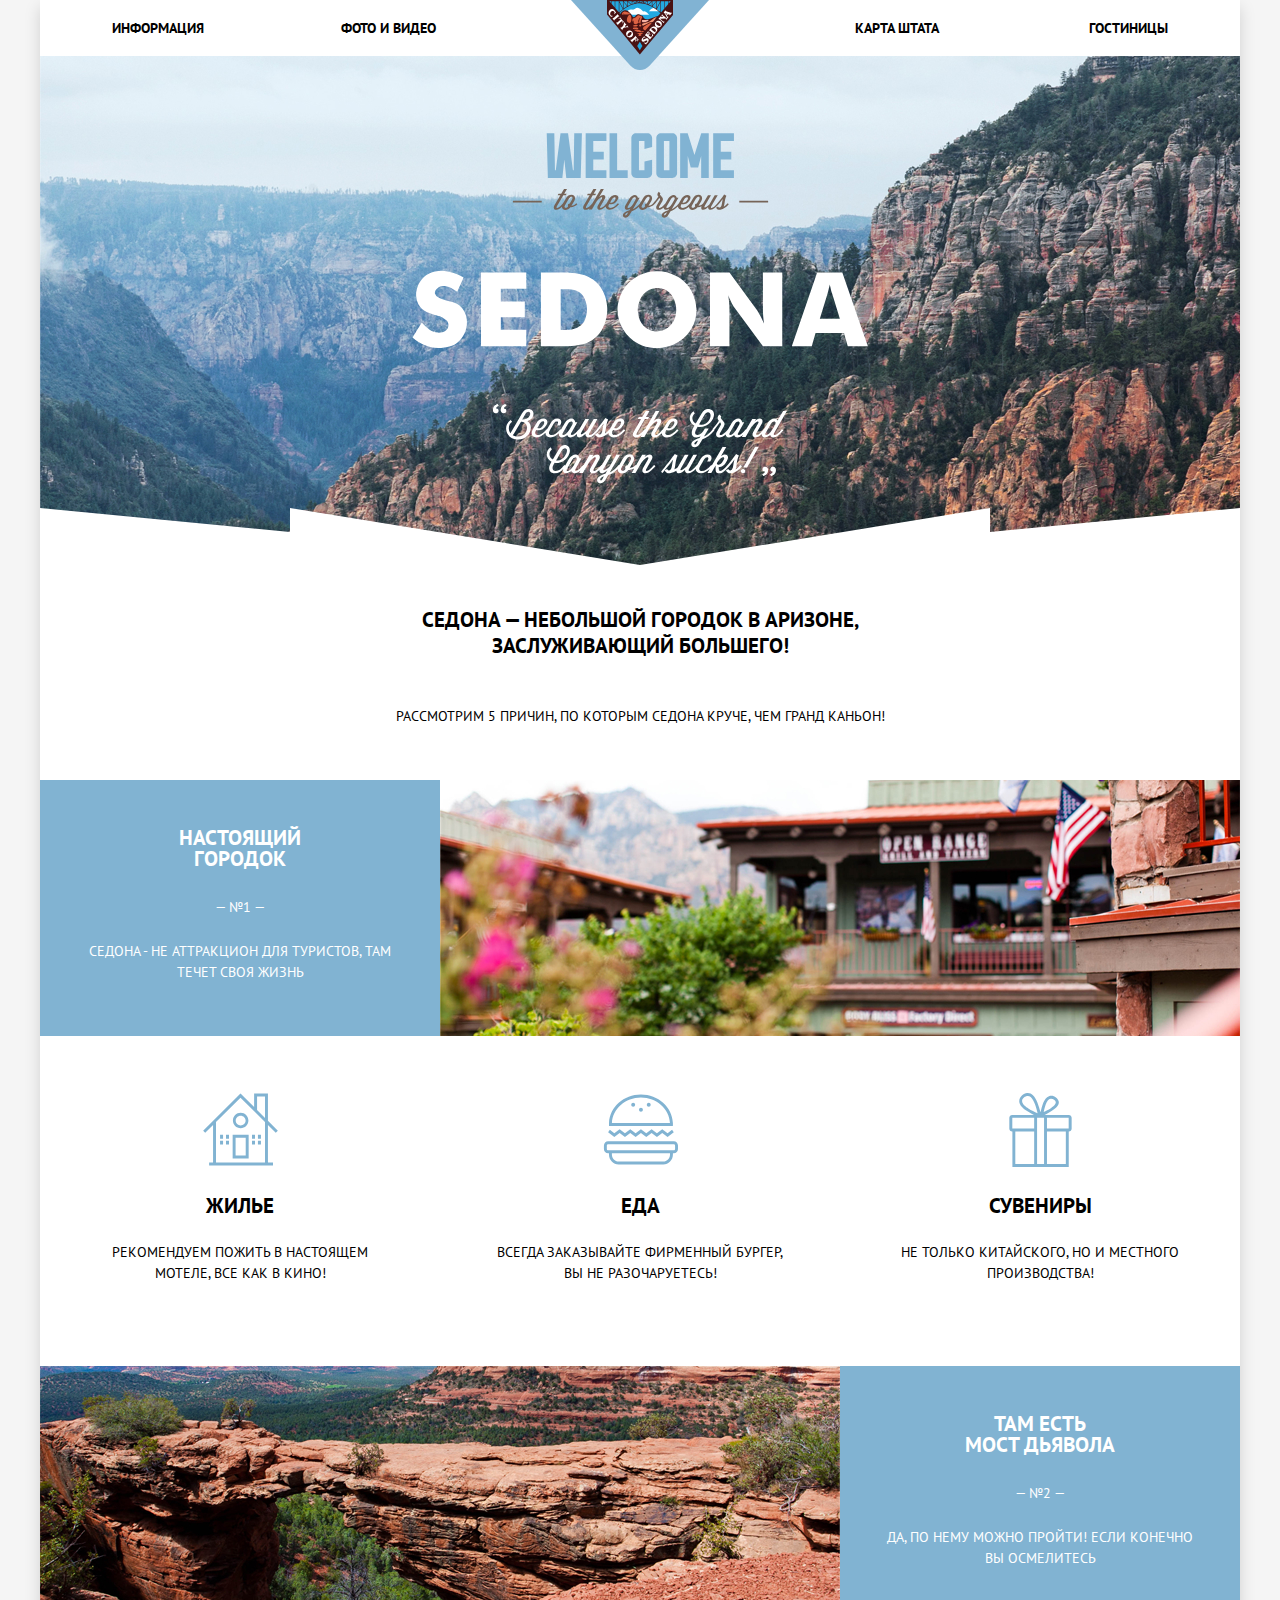
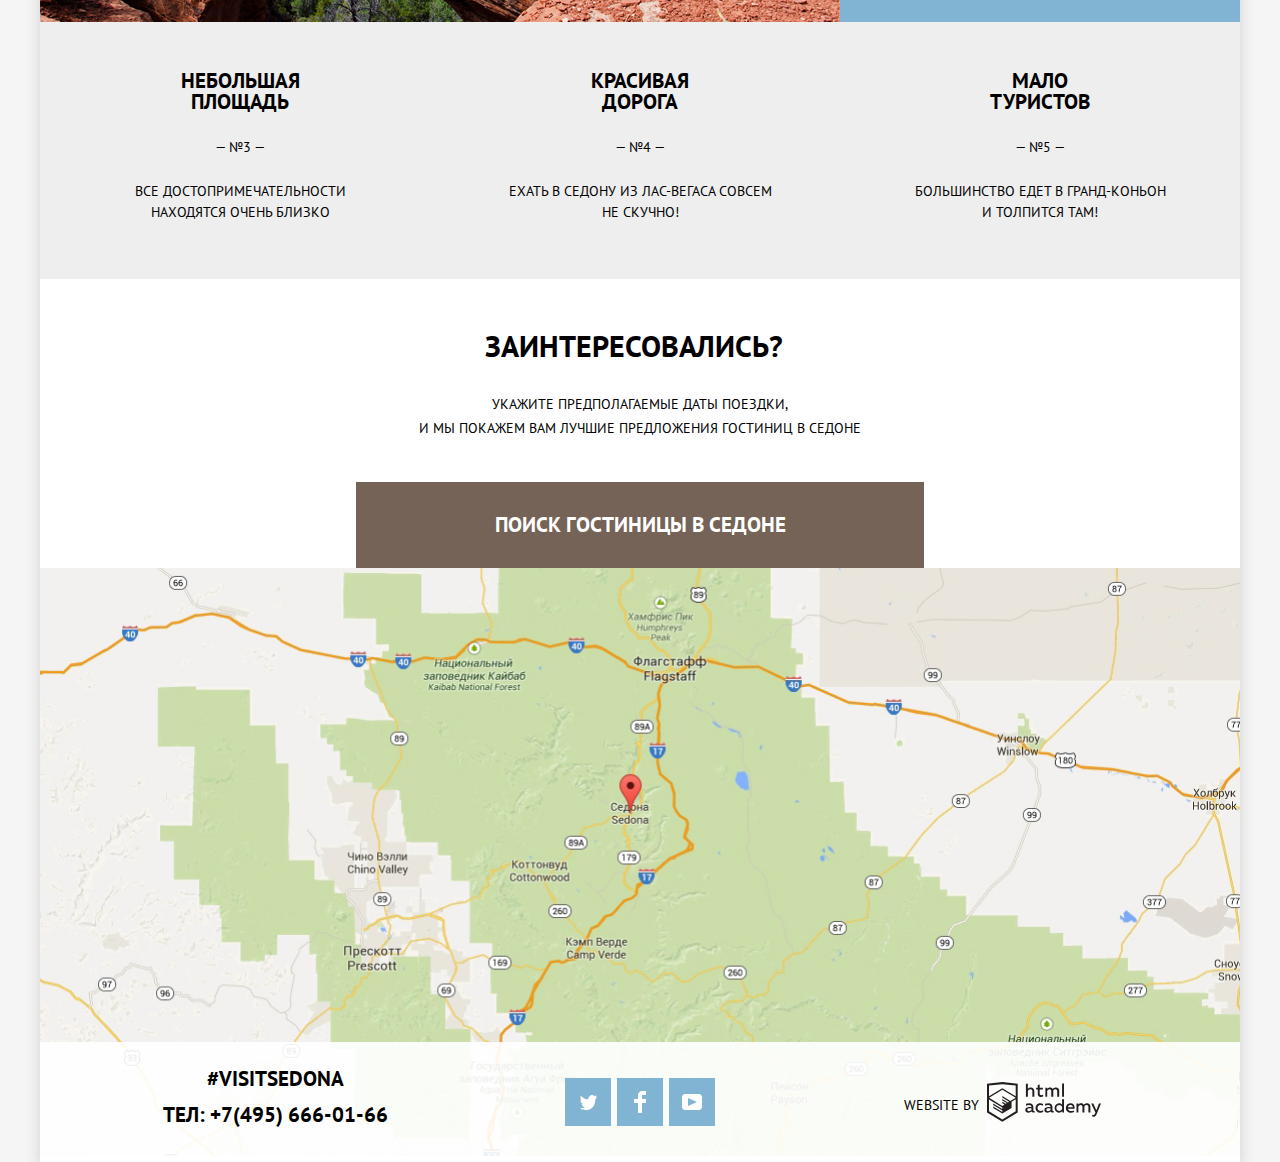
<file: index.html>
<!DOCTYPE html>
<html lang="ru">

<head>
	<meta charset="UTF-8">
	<title>седона</title>
	<link href="css/normalize.css" rel="stylesheet">
	<link href="css/style.css" rel="stylesheet">
	<link rel="icon" href="favicon.ico">
	<link rel="icon" href="favicon/icon.svg" type="image/svg+xml">
	<link rel="apple-touch-icon" href="favicon/180.png">
	<link rel="manifest" href="manifest.webmanifest">
</head>

<body class="page-body">
	<div class="page-body__wrapper">
		<header class="header">
			<nav class="header__content-container">
				<a class="header__logo">
					<img src="img/logo.svg" alt="Логотип Седона»">
				</a>
				<ul class="header__nav-menu">
					<li class="header__nav-item"><a href="blank.html">информация</a></li>
					<li class="header__nav-item"><a href="blank.html">фото и видео</a></li>
					<li class="header__nav-item"><a href="blank.html">карта штата</a></li>
					<li class="header__nav-item"><a href="catalog.html">гостиницы</a></li>
				</ul>
			</nav>
		</header>

		<main class="container">
			<div class="container__image">
				<img class="container__label" src="img/welcome.svg" width="457" height="351" alt="фигурная надпись Седона»">
			</div>


			<section class="explanation">
				<h1 class="explanation__title">cедона &mdash; небольшой городок в aризоне,<br>заслуживающий большего!</h1>
				<p class="explanation__description"> рассмотрим 5 причин, по которым cедона круче, чем гранд кaньон!</p>
			</section>

			<div class="attraction-with-image-section attraction-with-image-section--leftward">
				<div class="attraction-with-image-section__text-container">
					<p class="attraction-with-image-section__title">настоящий<br> городок</p>
					<p class="attraction-with-image-section__subtitle">— №1 —</p>
					<p class="attraction-with-image-section__description">седона - не аттракцион для туристов, там<br> течет своя жизнь
					</p>
				</div>
				<img src="img/imagewithflag.jpg" width="800" height="256" alt="Виды Седоны">
			</div>

			<section class="feature-section">
				<ul class="feature-section__feature-list">
					<li class="feature-section__feature">
						<img class="feature-section__feature-image" src="img/iconhome.svg" alt="абрис домика">
						<h3 class="feature-section__feature-title">жилье</h3>
						<p class="feature-section__feature-description">рекомендуем пожить в настоящем<br> мотеле, все как в кино!</p>
					</li>
					<li class="feature-section__feature">
						<img class="feature-section__feature-image" src="img/iconfood.svg" alt="гамбургер">
						<h3 class="feature-section__feature-title">еда</h3>
						<p class="feature-section__feature-description">всегда заказывайте фирменный бургер,<br> вы не разочаруетесь!
						</p>
					</li>
					<li class="feature-section__feature">
						<img class="feature-section__feature-image" src="img/iconsouvenir.svg" alt="коробка с бантом">
						<h3 class="feature-section__feature-title">сувениры</h3>
						<p class="feature-section__feature-description">не только китайского, но и местного<br> производства!</p>
					</li>
				</ul>
			</section>

			<div class="attraction-with-image-section attraction-with-image-section--rightward">
				<img src="img/imagecanyon.jpg" width="800" height="256" alt="Виды каньонов">
				<div class="attraction-with-image-section__text-container">
					<p class="attraction-with-image-section__title">там есть<br> мост дьявола</p>
					<p class="attraction-with-image-section__subtitle">— №2 —</p>
					<p class="attraction-with-image-section__description">да, по нему можно пройти! если конечно<br> вы осмелитесь</p>
				</div>
			</div>

			<section class="attraction-section">
				<ul class="attraction-section__list">
					<li>
						<h3 class="attraction-section__item-title"> небольшая<br> площадь</h3>
						<p class="attraction-section__item-subtitle">— №3 —</p>
						<p class="attraction-section__item-text">все достопримечательности<br> находятся очень близко</p>
					</li>
					<li>
						<h3 class="attraction-section__item-title"> красивая<br> дорога</h3>
						<p class="attraction-section__item-subtitle">— №4 —</p>
						<p class="attraction-section__item-text">ехать в седону из лас-вегаса совсем<br>не скучно!</p>
					</li>
					<li>
						<h3 class="attraction-section__item-title">мало<br> туристов</h3>
						<p class="attraction-section__item-subtitle">— №5 —</p>
						<p class="attraction-section__item-text">большинство едет в гранд-коньон<br> и толпится там!</p>
					</li>
				</ul>
			</section>

			<section class="search-section">
				<h2 class="search-section__title">заинтересовались?</h2>
				<p class="search-section__subtitle">
					укажите предполагаемые даты поездки,<br>
					и мы покажем вам лучшие предложения гостиниц в седоне
				</p>
				<div class="search-form">
					<button class="search-form__open-button" type="button">поиск гостиницы в седоне</button>
					<form class="search-form__form" action="#" method="post">
						<p class="search-form__input-container">
							<label class="search-form__label" for="check-in-date">дата заезда:</label>
							<input class="search-form__input" id="check-in-date" type="text" name="date" value="24 апреля 2017">
							<button class="search-form__calendar" type="button">
								<svg width="21" height="23" viewBox="0 0 21 23" fill="none" xmlns="http://www.w3.org/2000/svg">
									<path fill-rule="evenodd" clip-rule="evenodd"
										d="M16.406 3.02498H19.251C20.217 3.02498 21 3.84698 21 4.86198V21.164C21 22.179 20.217 23 19.251 23H1.75C0.784 23 0 22.179 0 21.164V4.86198C0 3.84698 0.784 3.02498 1.75 3.02498H4.593V1.64798C4.593 1.26698 4.887 0.958984 5.25 0.958984C5.612 0.958984 5.906 1.26698 5.906 1.64798V3.02498H9.844V1.64798C9.844 1.26698 10.138 0.958984 10.501 0.958984C10.862 0.958984 11.156 1.26698 11.156 1.64798V3.02498H15.094V1.64798C15.094 1.26698 15.387 0.958984 15.75 0.958984C16.112 0.958984 16.406 1.26698 16.406 1.64798V3.02498ZM19.5646 21.484C19.6466 21.3979 19.691 21.2828 19.688 21.164H19.689V4.86198C19.689 4.60898 19.493 4.40298 19.252 4.40298H16.407V5.78098C16.407 6.16198 16.113 6.46998 15.751 6.46998C15.388 6.46998 15.095 6.16198 15.095 5.78098V4.40298H11.157V5.78098C11.157 6.16198 10.863 6.46998 10.502 6.46998C10.139 6.46998 9.845 6.16198 9.845 5.78098V4.40298H5.907V5.78098C5.907 6.16198 5.613 6.46998 5.251 6.46998C4.888 6.46998 4.594 6.16198 4.594 5.78098V4.40298H1.75C1.50263 4.40953 1.30696 4.61458 1.312 4.86198V21.164C1.30696 21.4114 1.50263 21.6164 1.75 21.623H19.251C19.3698 21.6201 19.4826 21.5701 19.5646 21.484Z"
										fill="#A9A9A9" />
									<path fill-rule="evenodd" clip-rule="evenodd"
										d="M4.59399 9.2251H7.21899V11.2911H4.59399V9.2251ZM4.59399 12.6681H7.21899V14.7351H4.59399V12.6681ZM7.21899 16.1121H4.59399V18.1781H7.21899V16.1121ZM9.18799 16.1121H11.813V18.1781H9.18799V16.1121ZM11.813 12.6681H9.18799V14.7351H11.813V12.6681ZM9.18799 9.2251H11.813V11.2911H9.18799V9.2251ZM16.406 16.1121H13.781V18.1781H16.406V16.1121ZM13.781 12.6681H16.406V14.7351H13.781V12.6681ZM16.406 9.2251H13.781V11.2911H16.406V9.2251Z"
										fill="#A9A9A9" />
								</svg>
							</button>
						</p>
						<p class="search-form__input-container">
							<label class="search-form__label" for="check-out-date">дата выезда:</label>
							<input class="search-form__input" id="check-out-date" type="text" name="date" value="4 июля 2017">
							<button class="search-form__calendar" type="button">
								<svg width="21" height="23" viewBox="0 0 21 23" fill="none" xmlns="http://www.w3.org/2000/svg">
									<path fill-rule="evenodd" clip-rule="evenodd"
										d="M16.406 3.02498H19.251C20.217 3.02498 21 3.84698 21 4.86198V21.164C21 22.179 20.217 23 19.251 23H1.75C0.784 23 0 22.179 0 21.164V4.86198C0 3.84698 0.784 3.02498 1.75 3.02498H4.593V1.64798C4.593 1.26698 4.887 0.958984 5.25 0.958984C5.612 0.958984 5.906 1.26698 5.906 1.64798V3.02498H9.844V1.64798C9.844 1.26698 10.138 0.958984 10.501 0.958984C10.862 0.958984 11.156 1.26698 11.156 1.64798V3.02498H15.094V1.64798C15.094 1.26698 15.387 0.958984 15.75 0.958984C16.112 0.958984 16.406 1.26698 16.406 1.64798V3.02498ZM19.5646 21.484C19.6466 21.3979 19.691 21.2828 19.688 21.164H19.689V4.86198C19.689 4.60898 19.493 4.40298 19.252 4.40298H16.407V5.78098C16.407 6.16198 16.113 6.46998 15.751 6.46998C15.388 6.46998 15.095 6.16198 15.095 5.78098V4.40298H11.157V5.78098C11.157 6.16198 10.863 6.46998 10.502 6.46998C10.139 6.46998 9.845 6.16198 9.845 5.78098V4.40298H5.907V5.78098C5.907 6.16198 5.613 6.46998 5.251 6.46998C4.888 6.46998 4.594 6.16198 4.594 5.78098V4.40298H1.75C1.50263 4.40953 1.30696 4.61458 1.312 4.86198V21.164C1.30696 21.4114 1.50263 21.6164 1.75 21.623H19.251C19.3698 21.6201 19.4826 21.5701 19.5646 21.484Z"
										fill="#A9A9A9" />
									<path fill-rule="evenodd" clip-rule="evenodd"
										d="M4.59399 9.2251H7.21899V11.2911H4.59399V9.2251ZM4.59399 12.6681H7.21899V14.7351H4.59399V12.6681ZM7.21899 16.1121H4.59399V18.1781H7.21899V16.1121ZM9.18799 16.1121H11.813V18.1781H9.18799V16.1121ZM11.813 12.6681H9.18799V14.7351H11.813V12.6681ZM9.18799 9.2251H11.813V11.2911H9.18799V9.2251ZM16.406 16.1121H13.781V18.1781H16.406V16.1121ZM13.781 12.6681H16.406V14.7351H13.781V12.6681ZM16.406 9.2251H13.781V11.2911H16.406V9.2251Z"
										fill="#A9A9A9" />
								</svg>
							</button>
						</p>

						<div class="search-form__ages">
							<label class="search-form__label" for="choose-adult">взрослые:</label>
							<button class="search-form__age-button" type="button" name="minus-adult">
								<svg width="11" height="11" viewBox="0 0 11 2" fill="none" xmlns="http://www.w3.org/2000/svg">
									<rect width="11" height="3" fill="#A9A9A9" />
								</svg>
							</button>
							<input class="search-form__age-input" id="choose-adult" type="text" name="amount-adult" value="2">
							<button class="search-form__age-button" type="button" name="plus-adult">
								<svg width="11" height="11" viewBox="0 0 11 11" fill="none" xmlns="http://www.w3.org/2000/svg">
									<path fill-rule="evenodd" clip-rule="evenodd" d="M4.23086 6.76932V11H6.76932V6.76932H11V4.23086H6.76932V0H4.23085V4.23086H0V6.76932H4.23086Z" fill="#A9A9A9" />
								</svg>
							</button>
							<label class="search-form__label search-form__label--type_inline" for="choose-child">дети:</label>
							<button class="search-form__age-button" type="button" name="minus-children">
								<svg width="11" height="11" viewBox="0 0 11 2" fill="none" xmlns="http://www.w3.org/2000/svg">
									<rect width="11" height="3" fill="#A9A9A9" />
								</svg>
							</button>
							<input class="search-form__age-input" id="choose-child" type="text" name="amount-child" value="0">
							<button class="search-form__age-button" type="button" name="plus-children">
								<svg width="11" height="11" viewBox="0 0 11 11" fill="none" xmlns="http://www.w3.org/2000/svg">
									<path fill-rule="evenodd" clip-rule="evenodd" d="M4.23086 6.76932V11H6.76932V6.76932H11V4.23086H6.76932V0H4.23085V4.23086H0V6.76932H4.23086Z" fill="#A9A9A9" />
								</svg>
							</button>
						</div>
						<button class="search-form__submit-button" type="submit">найти</button>
					</form>
				</div>
			</section>
		</main>

		<footer class="footer">
			<img class="footer__map" src="img/map.jpg" height="588" width="1200" alt="карта Седоны">
			<div class="footer__body">
				<div class="footer__contacts">
					<a class="footer__contact-link" href="#">#VISITSEDONA</a>
					<a class="footer__contact-link" href="#">тел: +7(495) 666-01-66</a>
				</div>

				<ul class="footer__social-list">
					<li class="footer__social-item">
						<a class="footer__social-button" href="#">
							<svg width="17" height="17" viewBox="0 0 17 17" fill="none" xmlns="http://www.w3.org/2000/svg">
								<path
									d="M10.95 1.14409C12.635 0.648089 13.934 1.41409 14.527 2.32309C15.2 2.09209 15.858 1.84209 16.538 1.61509C16.5249 2.30145 16.2117 2.94761 15.681 3.38309C16.366 3.55309 16.985 2.89209 16.985 2.89209C16.816 3.89209 15.979 4.68009 15.422 4.91609C15.191 11.6661 12.247 16.1331 5.34498 15.9981H4.89898C4.48898 15.9981 0.734977 15.5381 0.000976562 14.1111C2.27198 14.3071 3.89398 13.6891 4.69398 12.9341C3.73398 12.6341 2.01498 12.4571 1.71498 9.98409C2.06398 10.0901 2.27898 10.2121 2.90498 10.1031C1.70498 9.24709 0.373977 8.53009 0.447977 6.33009C0.732977 6.65809 1.51498 6.86609 1.78798 6.80209C1.08498 6.56109 -0.182023 3.44209 0.893977 1.85009C2.71198 3.70409 4.62898 5.45609 8.04598 5.62309C8.25398 3.33009 9.18298 1.79309 10.95 1.14409Z"
									fill="white" />
							</svg>
						</a>
					</li>
					<li class="footer__social-item">
						<a class="footer__social-button" href="#">
							<svg width="12" height="22" viewBox="0 0 12 22" fill="none" xmlns="http://www.w3.org/2000/svg">
								<path d="M12 4V0H8C5.79086 0 4 1.79086 4 4V8H0V12H4V22H8V12H12V8H8V4H12Z" fill="white" />
							</svg>
						</a>
					</li>
					<li class="footer__social-item">
						<a class="footer__social-button" href="#">
							<svg width="20" height="16" viewBox="0 0 20 16" fill="none" xmlns="http://www.w3.org/2000/svg">
								<path fill-rule="evenodd" clip-rule="evenodd"
									d="M3 0H17C18.65 0 20 1.35 20 3V13C20 14.65 18.65 16 17 16H3C1.35 16 0 14.65 0 13V3C0 1.35 1.35 0 3 0ZM6.027 4.002V11.998L15.014 8L6.027 4.002Z" fill="white" />
							</svg>
						</a>
					</li>
				</ul>

				<div class="footer__logo-container">
					<p class="footer__logo-text">WEBSITE BY</p>
					<a class="footer__logo-link" href="https://htmlacademy.ru/intensive/htmlcss">
						<svg width="115" height="41" viewBox="0 0 115 41" fill="none" xmlns="http://www.w3.org/2000/svg">
							<path fill-rule="evenodd" clip-rule="evenodd"
								d="M15.5197 1.05737H15.3509L0 2.71895V31.4945L15.3509 40.8382L30.7018 31.4945V2.71895L15.5197 1.05737ZM77.0183 2.62185H75.0876V15.7311H77.0183V2.62185ZM40.8619 2.63264V7.76843C41.6131 6.9864 42.6386 6.5436 43.7105 6.53843C44.6823 6.47908 45.6329 6.84495 46.3253 7.54479C47.0177 8.24462 47.3866 9.21244 47.3399 10.2068V15.7634H45.367V10.4658C45.4231 9.94897 45.2754 9.43059 44.9566 9.02553C44.6377 8.62047 44.174 8.36218 43.6683 8.3079H43.3518C42.3456 8.36979 41.4321 8.9295 40.9041 9.80764V15.7634H38.8995V2.63264H40.8619ZM77.0183 31.4837H75.2775V30.0595C74.4828 31.1353 73.23 31.7538 71.9119 31.7211C69.4751 31.5528 67.5825 29.4822 67.5825 26.9845C67.5825 24.4867 69.4751 22.4162 71.9119 22.2479C73.1195 22.2052 74.2818 22.7203 75.0771 23.6505V18.3205H77.0183V31.4837ZM47.0656 30.0595C47.263 30.0515 47.4583 30.0152 47.6459 29.9516V31.3866C47.2482 31.5404 46.826 31.6172 46.4009 31.6132C45.6482 31.6769 44.9394 31.2429 44.639 30.5342C43.7036 31.31 42.5302 31.7227 41.3261 31.6995C39.733 31.6995 38.256 30.804 38.256 28.9482C38.256 26.65 40.3661 25.9379 42.1702 25.9379C42.9402 25.9505 43.707 26.0408 44.4596 26.2076V25.884C44.4596 24.805 43.6578 23.9742 42.1491 23.9742C41.0585 23.9764 39.9804 24.2116 38.9839 24.6647V22.8305C40.0678 22.451 41.204 22.2506 42.3495 22.2371C44.8394 22.2371 46.3693 23.4455 46.3693 26.1753V29.4121C46.3546 29.5668 46.401 29.721 46.4981 29.8406C46.5951 29.9601 46.7349 30.035 46.8862 30.0487H47.0656V30.0595ZM40.2711 28.8403C40.298 29.229 40.4761 29.5905 40.7655 29.844C41.055 30.0974 41.4317 30.2217 41.8115 30.189H41.9275C42.8819 30.1906 43.7973 29.8022 44.4702 29.11V27.5779C43.842 27.4414 43.2026 27.3655 42.5605 27.3513C41.5055 27.3513 40.2817 27.7074 40.2817 28.8403H40.2711ZM56.0229 22.9384C55.1962 22.4632 54.2596 22.2246 53.3115 22.2479H52.9422C51.7332 22.2873 50.5891 22.8166 49.7619 23.7192C48.9347 24.6218 48.4923 25.8236 48.5321 27.06V27.5024C48.6957 30.0004 50.805 31.8921 53.2482 31.7318C54.2519 31.7555 55.2477 31.5452 56.1601 31.1168V29.2718C55.3769 29.7215 54.4945 29.9591 53.5963 29.9624C52.5199 30.0288 51.4963 29.4793 50.9385 28.5356C50.3806 27.5918 50.3806 26.4095 50.9385 25.4658C51.4963 24.522 52.5199 23.9725 53.5963 24.039C54.461 24.0357 55.3066 24.2989 56.0229 24.7942V22.9384ZM66.1514 30.0595C66.3488 30.0515 66.5441 30.0152 66.7317 29.9516V31.3866C66.334 31.5404 65.9118 31.6172 65.4867 31.6132C64.734 31.6769 64.0252 31.2429 63.7248 30.5342C62.7894 31.31 61.616 31.7227 60.4119 31.6995C58.8188 31.6995 57.3417 30.804 57.3417 28.9482C57.3417 26.65 59.4518 25.9379 61.256 25.9379C62.0259 25.9505 62.7928 26.0408 63.5454 26.2076V25.884C63.5454 24.805 62.7436 23.9742 61.2349 23.9742C60.1443 23.9764 59.0662 24.2116 58.0697 24.6647V22.8305C59.1536 22.451 60.2897 22.2506 61.4353 22.2371C63.9252 22.2371 65.455 23.4455 65.455 26.1753V29.4121C65.4404 29.5668 65.4868 29.721 65.5838 29.8406C65.6809 29.9601 65.8207 30.035 65.972 30.0487H66.1514V30.0595ZM59.855 29.8481C59.5632 29.5943 59.3837 29.2311 59.3569 28.8403H59.378C59.378 27.7074 60.5385 27.3513 61.6569 27.3513C62.299 27.3655 62.9383 27.4414 63.5665 27.5779V29.11C62.8937 29.8022 61.9782 30.1906 61.0239 30.189H60.9078C60.5263 30.2247 60.1469 30.1019 59.855 29.8481ZM69.3271 26.9305C69.3271 25.2859 70.6308 23.9526 72.239 23.9526L72.2601 24.0066C73.4742 24.0066 74.5742 24.7382 75.0665 25.8732V28.0311C74.5856 29.1871 73.4673 29.9296 72.239 29.9084C70.6308 29.9084 69.3271 28.5752 69.3271 26.9305ZM83.3486 22.2479C86.8408 22.2479 88.0541 25.1395 87.4844 27.7397H80.922C81.1436 29.3582 82.6839 30.0163 84.2876 30.0163C85.2509 30.0196 86.2027 29.8021 87.0729 29.3797V31.1061C86.0736 31.5421 84.9939 31.7519 83.9078 31.7211C81.2385 31.7211 78.8963 30.189 78.8963 26.9521C78.8362 25.7502 79.2482 24.5736 80.0408 23.6841C80.8334 22.7945 81.9408 22.2658 83.1165 22.2155H83.3486V22.2479ZM80.8693 26.1753C80.9704 24.8237 82.1216 23.8104 83.4436 23.9095H83.4858C84.1064 23.8531 84.7196 24.08 85.1612 24.5295C85.6028 24.979 85.8275 25.6051 85.7752 26.24H80.8693V26.1753ZM89.489 31.4621V22.4961H91.2298V23.575C91.9777 22.7197 93.041 22.2229 94.1628 22.2047C95.2951 22.1328 96.3712 22.7163 96.9482 23.7153C97.7407 22.8335 98.8477 22.3161 100.018 22.2803C100.952 22.2327 101.859 22.6011 102.507 23.2901C103.154 23.9792 103.478 24.9213 103.394 25.8732V31.4837H101.39V25.9271C101.437 25.4734 101.306 25.0191 101.024 24.6647C100.743 24.3104 100.336 24.0852 99.8917 24.039H99.6174C98.7512 24.0941 97.9525 24.536 97.4335 25.2474V31.4837H95.4289V25.9271C95.4728 25.47 95.3357 25.0139 95.0481 24.6611C94.7606 24.3082 94.3467 24.088 93.8991 24.0497H93.6881C92.7466 24.1344 91.8915 24.6449 91.3564 25.4416V31.5161H89.5312L89.489 31.4621ZM113.977 22.4745H111.972L109.324 29.2718L106.306 22.4853H104.196L108.417 31.5484L108.237 32.0016C107.72 33.3611 107.003 34.0516 106.053 34.0516C105.75 34.0548 105.447 34.0112 105.156 33.9221V35.6161C105.536 35.7125 105.926 35.7632 106.317 35.7671C107.646 35.7671 108.902 35.0226 109.851 32.6813L113.977 22.4745ZM52.689 6.78658V3.54974L50.7266 4.01369V6.73264H49.144V8.49132H50.7899V12.9905C50.7231 13.817 51.0244 14.6301 51.61 15.2038C52.1955 15.7775 53.0028 16.0505 53.8073 15.9468C54.5996 15.9535 55.3875 15.8259 56.139 15.5692V13.8429C55.5727 14.0781 54.9672 14.199 54.356 14.199C53.2165 14.199 52.689 13.8105 52.689 12.6237V8.5129H55.8541V6.78658H52.689ZM58.3862 15.7526V6.75421H60.1376V7.83316C60.8811 6.97655 61.9403 6.476 63.0601 6.45211C64.1624 6.38099 65.2146 6.93142 65.8032 7.88711C66.5958 7.00534 67.7028 6.48794 68.8734 6.45211C69.8138 6.41462 70.7233 6.79859 71.364 7.50353C72.0046 8.20846 72.3126 9.16418 72.2073 10.1205V15.7418H70.2028V10.1853C70.2499 9.73151 70.1184 9.27721 69.8373 8.92287C69.5561 8.56853 69.1485 8.34334 68.7046 8.29711H68.4619C67.5957 8.35228 66.797 8.7942 66.278 9.50553V15.7418H64.2734V10.1853C64.3206 9.73151 64.1891 9.27721 63.9079 8.92287C63.6268 8.56853 63.2191 8.34334 62.7752 8.29711H62.5326C61.5911 8.38181 60.736 8.89229 60.2009 9.68895V15.7634H58.3862V15.7526ZM28.6972 30.3033L28.7078 30.2968L28.6972 30.3184V30.3033ZM28.6972 18.3205V30.3033L15.3509 38.4321L2.00459 30.3184V18.5147L15.2876 26.6068V28.0311L6.18257 22.5284V23.9418L15.3404 29.5632V31.0629L6.19312 25.4955V26.9521L15.3509 32.5734L24.5826 26.9197V20.8129L28.6972 18.3205ZM28.7078 16.7776L25.0362 18.9355L23.3482 20.0145L15.3087 15.0837V16.4971L22.156 20.7266L22.0083 20.8237L20.9532 21.4063L15.2876 17.9537V19.3995L19.761 22.1184L18.706 22.8413L15.3298 20.7913V22.2047L17.5454 23.5426L15.2982 24.9021L2.11009 16.864L15.3087 8.72869L28.7078 16.7776ZM15.2876 7.27211L28.7078 15.3534V4.56395L15.3615 3.12895L2.01514 4.56395V15.3534L15.2876 7.27211Z"
								fill="#231F20" />
						</svg>
					</a>
				</div>
			</div>
		</footer>
	</div>
	<script src="js/search-form.js"></script>
</body>

</html>
</file>
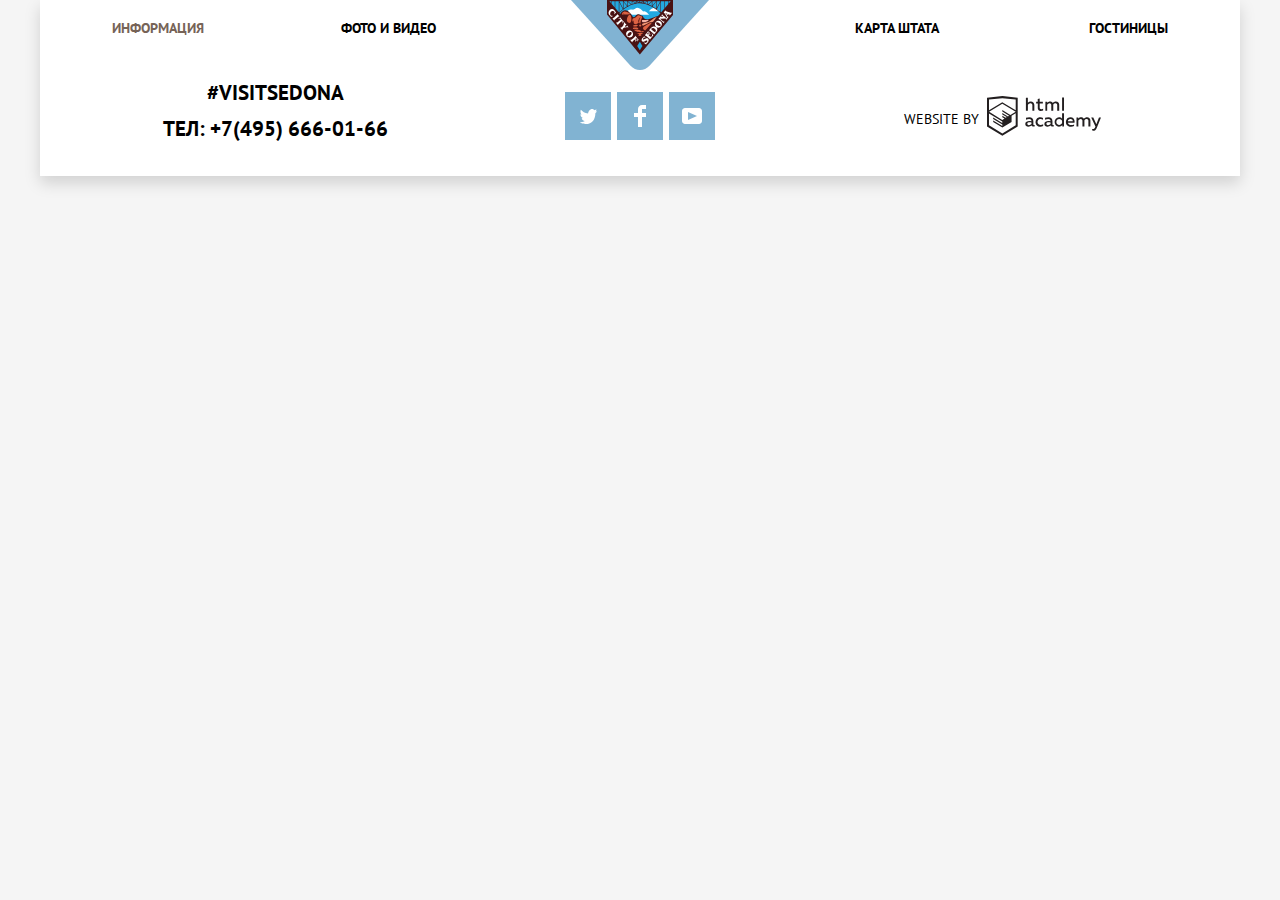
<file: blank.html>
<!DOCTYPE html>
<html lang="ru">

<head>
  <meta charset="UTF-8">
  <title>седона</title>
  <link href="css/normalize.css" rel="stylesheet">
  <link href="css/style.css" rel="stylesheet">
  <link rel="icon" href="favicon.ico">
  <link rel="icon" href="favicon/icon.svg" type="image/svg+xml">
  <link rel="apple-touch-icon" href="favicon/180.png">
  <link rel="manifest" href="manifest.webmanifest">
</head>

<body class="page-body">
  <div class="page-body__wrapper">
    <header class="header">
      <nav class="header__content-container">
        <a class="header__logo">
          <img src="img/logo.svg" alt="Логотип Седона»">
        </a>
        <ul class="header__nav-menu">
          <li class="header__nav-item header__nav-item--current"><a href="blank.html">информация</a></li>
          <li class="header__nav-item"><a href="blank.html">фото и видео</a></li>
          <li class="header__nav-item"><a href="blank.html">карта штата</a></li>
          <li class="header__nav-item"><a href="blank.html">гостиницы</a></li>
        </ul>
      </nav>
    </header>

    <footer class="footer">
      <div class="footer__body">
        <div class="footer__contacts">
          <a class="footer__contact-link" href="#">#VISITSEDONA</a>
          <a class="footer__contact-link" href="#">тел: +7(495) 666-01-66</a>
        </div>

        <ul class="footer__social-list">
          <li class="footer__social-item">
            <a class="footer__social-button" href="#">
              <svg width="17" height="17" viewBox="0 0 17 17" fill="none" xmlns="http://www.w3.org/2000/svg">
                <path
                  d="M10.95 1.14409C12.635 0.648089 13.934 1.41409 14.527 2.32309C15.2 2.09209 15.858 1.84209 16.538 1.61509C16.5249 2.30145 16.2117 2.94761 15.681 3.38309C16.366 3.55309 16.985 2.89209 16.985 2.89209C16.816 3.89209 15.979 4.68009 15.422 4.91609C15.191 11.6661 12.247 16.1331 5.34498 15.9981H4.89898C4.48898 15.9981 0.734977 15.5381 0.000976562 14.1111C2.27198 14.3071 3.89398 13.6891 4.69398 12.9341C3.73398 12.6341 2.01498 12.4571 1.71498 9.98409C2.06398 10.0901 2.27898 10.2121 2.90498 10.1031C1.70498 9.24709 0.373977 8.53009 0.447977 6.33009C0.732977 6.65809 1.51498 6.86609 1.78798 6.80209C1.08498 6.56109 -0.182023 3.44209 0.893977 1.85009C2.71198 3.70409 4.62898 5.45609 8.04598 5.62309C8.25398 3.33009 9.18298 1.79309 10.95 1.14409Z"
                  fill="white" />
              </svg>
            </a>
          </li>
          <li class="footer__social-item">
            <a class="footer__social-button" href="#">
              <svg width="12" height="22" viewBox="0 0 12 22" fill="none" xmlns="http://www.w3.org/2000/svg">
                <path d="M12 4V0H8C5.79086 0 4 1.79086 4 4V8H0V12H4V22H8V12H12V8H8V4H12Z" fill="white" />
              </svg>
            </a>
          </li>
          <li class="footer__social-item">
            <a class="footer__social-button" href="#">
              <svg width="20" height="16" viewBox="0 0 20 16" fill="none" xmlns="http://www.w3.org/2000/svg">
                <path fill-rule="evenodd" clip-rule="evenodd"
                  d="M3 0H17C18.65 0 20 1.35 20 3V13C20 14.65 18.65 16 17 16H3C1.35 16 0 14.65 0 13V3C0 1.35 1.35 0 3 0ZM6.027 4.002V11.998L15.014 8L6.027 4.002Z" fill="white" />
              </svg>
            </a>
          </li>
        </ul>

        <div class="footer__logo-container">
          <p class="footer__logo-text">WEBSITE BY</p>
          <a class="footer__logo-link" href="https://htmlacademy.ru/intensive/htmlcss">
            <svg width="115" height="41" viewBox="0 0 115 41" fill="none" xmlns="http://www.w3.org/2000/svg">
              <path fill-rule="evenodd" clip-rule="evenodd"
                d="M15.5197 1.05737H15.3509L0 2.71895V31.4945L15.3509 40.8382L30.7018 31.4945V2.71895L15.5197 1.05737ZM77.0183 2.62185H75.0876V15.7311H77.0183V2.62185ZM40.8619 2.63264V7.76843C41.6131 6.9864 42.6386 6.5436 43.7105 6.53843C44.6823 6.47908 45.6329 6.84495 46.3253 7.54479C47.0177 8.24462 47.3866 9.21244 47.3399 10.2068V15.7634H45.367V10.4658C45.4231 9.94897 45.2754 9.43059 44.9566 9.02553C44.6377 8.62047 44.174 8.36218 43.6683 8.3079H43.3518C42.3456 8.36979 41.4321 8.9295 40.9041 9.80764V15.7634H38.8995V2.63264H40.8619ZM77.0183 31.4837H75.2775V30.0595C74.4828 31.1353 73.23 31.7538 71.9119 31.7211C69.4751 31.5528 67.5825 29.4822 67.5825 26.9845C67.5825 24.4867 69.4751 22.4162 71.9119 22.2479C73.1195 22.2052 74.2818 22.7203 75.0771 23.6505V18.3205H77.0183V31.4837ZM47.0656 30.0595C47.263 30.0515 47.4583 30.0152 47.6459 29.9516V31.3866C47.2482 31.5404 46.826 31.6172 46.4009 31.6132C45.6482 31.6769 44.9394 31.2429 44.639 30.5342C43.7036 31.31 42.5302 31.7227 41.3261 31.6995C39.733 31.6995 38.256 30.804 38.256 28.9482C38.256 26.65 40.3661 25.9379 42.1702 25.9379C42.9402 25.9505 43.707 26.0408 44.4596 26.2076V25.884C44.4596 24.805 43.6578 23.9742 42.1491 23.9742C41.0585 23.9764 39.9804 24.2116 38.9839 24.6647V22.8305C40.0678 22.451 41.204 22.2506 42.3495 22.2371C44.8394 22.2371 46.3693 23.4455 46.3693 26.1753V29.4121C46.3546 29.5668 46.401 29.721 46.4981 29.8406C46.5951 29.9601 46.7349 30.035 46.8862 30.0487H47.0656V30.0595ZM40.2711 28.8403C40.298 29.229 40.4761 29.5905 40.7655 29.844C41.055 30.0974 41.4317 30.2217 41.8115 30.189H41.9275C42.8819 30.1906 43.7973 29.8022 44.4702 29.11V27.5779C43.842 27.4414 43.2026 27.3655 42.5605 27.3513C41.5055 27.3513 40.2817 27.7074 40.2817 28.8403H40.2711ZM56.0229 22.9384C55.1962 22.4632 54.2596 22.2246 53.3115 22.2479H52.9422C51.7332 22.2873 50.5891 22.8166 49.7619 23.7192C48.9347 24.6218 48.4923 25.8236 48.5321 27.06V27.5024C48.6957 30.0004 50.805 31.8921 53.2482 31.7318C54.2519 31.7555 55.2477 31.5452 56.1601 31.1168V29.2718C55.3769 29.7215 54.4945 29.9591 53.5963 29.9624C52.5199 30.0288 51.4963 29.4793 50.9385 28.5356C50.3806 27.5918 50.3806 26.4095 50.9385 25.4658C51.4963 24.522 52.5199 23.9725 53.5963 24.039C54.461 24.0357 55.3066 24.2989 56.0229 24.7942V22.9384ZM66.1514 30.0595C66.3488 30.0515 66.5441 30.0152 66.7317 29.9516V31.3866C66.334 31.5404 65.9118 31.6172 65.4867 31.6132C64.734 31.6769 64.0252 31.2429 63.7248 30.5342C62.7894 31.31 61.616 31.7227 60.4119 31.6995C58.8188 31.6995 57.3417 30.804 57.3417 28.9482C57.3417 26.65 59.4518 25.9379 61.256 25.9379C62.0259 25.9505 62.7928 26.0408 63.5454 26.2076V25.884C63.5454 24.805 62.7436 23.9742 61.2349 23.9742C60.1443 23.9764 59.0662 24.2116 58.0697 24.6647V22.8305C59.1536 22.451 60.2897 22.2506 61.4353 22.2371C63.9252 22.2371 65.455 23.4455 65.455 26.1753V29.4121C65.4404 29.5668 65.4868 29.721 65.5838 29.8406C65.6809 29.9601 65.8207 30.035 65.972 30.0487H66.1514V30.0595ZM59.855 29.8481C59.5632 29.5943 59.3837 29.2311 59.3569 28.8403H59.378C59.378 27.7074 60.5385 27.3513 61.6569 27.3513C62.299 27.3655 62.9383 27.4414 63.5665 27.5779V29.11C62.8937 29.8022 61.9782 30.1906 61.0239 30.189H60.9078C60.5263 30.2247 60.1469 30.1019 59.855 29.8481ZM69.3271 26.9305C69.3271 25.2859 70.6308 23.9526 72.239 23.9526L72.2601 24.0066C73.4742 24.0066 74.5742 24.7382 75.0665 25.8732V28.0311C74.5856 29.1871 73.4673 29.9296 72.239 29.9084C70.6308 29.9084 69.3271 28.5752 69.3271 26.9305ZM83.3486 22.2479C86.8408 22.2479 88.0541 25.1395 87.4844 27.7397H80.922C81.1436 29.3582 82.6839 30.0163 84.2876 30.0163C85.2509 30.0196 86.2027 29.8021 87.0729 29.3797V31.1061C86.0736 31.5421 84.9939 31.7519 83.9078 31.7211C81.2385 31.7211 78.8963 30.189 78.8963 26.9521C78.8362 25.7502 79.2482 24.5736 80.0408 23.6841C80.8334 22.7945 81.9408 22.2658 83.1165 22.2155H83.3486V22.2479ZM80.8693 26.1753C80.9704 24.8237 82.1216 23.8104 83.4436 23.9095H83.4858C84.1064 23.8531 84.7196 24.08 85.1612 24.5295C85.6028 24.979 85.8275 25.6051 85.7752 26.24H80.8693V26.1753ZM89.489 31.4621V22.4961H91.2298V23.575C91.9777 22.7197 93.041 22.2229 94.1628 22.2047C95.2951 22.1328 96.3712 22.7163 96.9482 23.7153C97.7407 22.8335 98.8477 22.3161 100.018 22.2803C100.952 22.2327 101.859 22.6011 102.507 23.2901C103.154 23.9792 103.478 24.9213 103.394 25.8732V31.4837H101.39V25.9271C101.437 25.4734 101.306 25.0191 101.024 24.6647C100.743 24.3104 100.336 24.0852 99.8917 24.039H99.6174C98.7512 24.0941 97.9525 24.536 97.4335 25.2474V31.4837H95.4289V25.9271C95.4728 25.47 95.3357 25.0139 95.0481 24.6611C94.7606 24.3082 94.3467 24.088 93.8991 24.0497H93.6881C92.7466 24.1344 91.8915 24.6449 91.3564 25.4416V31.5161H89.5312L89.489 31.4621ZM113.977 22.4745H111.972L109.324 29.2718L106.306 22.4853H104.196L108.417 31.5484L108.237 32.0016C107.72 33.3611 107.003 34.0516 106.053 34.0516C105.75 34.0548 105.447 34.0112 105.156 33.9221V35.6161C105.536 35.7125 105.926 35.7632 106.317 35.7671C107.646 35.7671 108.902 35.0226 109.851 32.6813L113.977 22.4745ZM52.689 6.78658V3.54974L50.7266 4.01369V6.73264H49.144V8.49132H50.7899V12.9905C50.7231 13.817 51.0244 14.6301 51.61 15.2038C52.1955 15.7775 53.0028 16.0505 53.8073 15.9468C54.5996 15.9535 55.3875 15.8259 56.139 15.5692V13.8429C55.5727 14.0781 54.9672 14.199 54.356 14.199C53.2165 14.199 52.689 13.8105 52.689 12.6237V8.5129H55.8541V6.78658H52.689ZM58.3862 15.7526V6.75421H60.1376V7.83316C60.8811 6.97655 61.9403 6.476 63.0601 6.45211C64.1624 6.38099 65.2146 6.93142 65.8032 7.88711C66.5958 7.00534 67.7028 6.48794 68.8734 6.45211C69.8138 6.41462 70.7233 6.79859 71.364 7.50353C72.0046 8.20846 72.3126 9.16418 72.2073 10.1205V15.7418H70.2028V10.1853C70.2499 9.73151 70.1184 9.27721 69.8373 8.92287C69.5561 8.56853 69.1485 8.34334 68.7046 8.29711H68.4619C67.5957 8.35228 66.797 8.7942 66.278 9.50553V15.7418H64.2734V10.1853C64.3206 9.73151 64.1891 9.27721 63.9079 8.92287C63.6268 8.56853 63.2191 8.34334 62.7752 8.29711H62.5326C61.5911 8.38181 60.736 8.89229 60.2009 9.68895V15.7634H58.3862V15.7526ZM28.6972 30.3033L28.7078 30.2968L28.6972 30.3184V30.3033ZM28.6972 18.3205V30.3033L15.3509 38.4321L2.00459 30.3184V18.5147L15.2876 26.6068V28.0311L6.18257 22.5284V23.9418L15.3404 29.5632V31.0629L6.19312 25.4955V26.9521L15.3509 32.5734L24.5826 26.9197V20.8129L28.6972 18.3205ZM28.7078 16.7776L25.0362 18.9355L23.3482 20.0145L15.3087 15.0837V16.4971L22.156 20.7266L22.0083 20.8237L20.9532 21.4063L15.2876 17.9537V19.3995L19.761 22.1184L18.706 22.8413L15.3298 20.7913V22.2047L17.5454 23.5426L15.2982 24.9021L2.11009 16.864L15.3087 8.72869L28.7078 16.7776ZM15.2876 7.27211L28.7078 15.3534V4.56395L15.3615 3.12895L2.01514 4.56395V15.3534L15.2876 7.27211Z"
                fill="#231F20" />
            </svg>
          </a>
        </div>
      </div>
    </footer>
  </div>
</body>

</html>
</file>
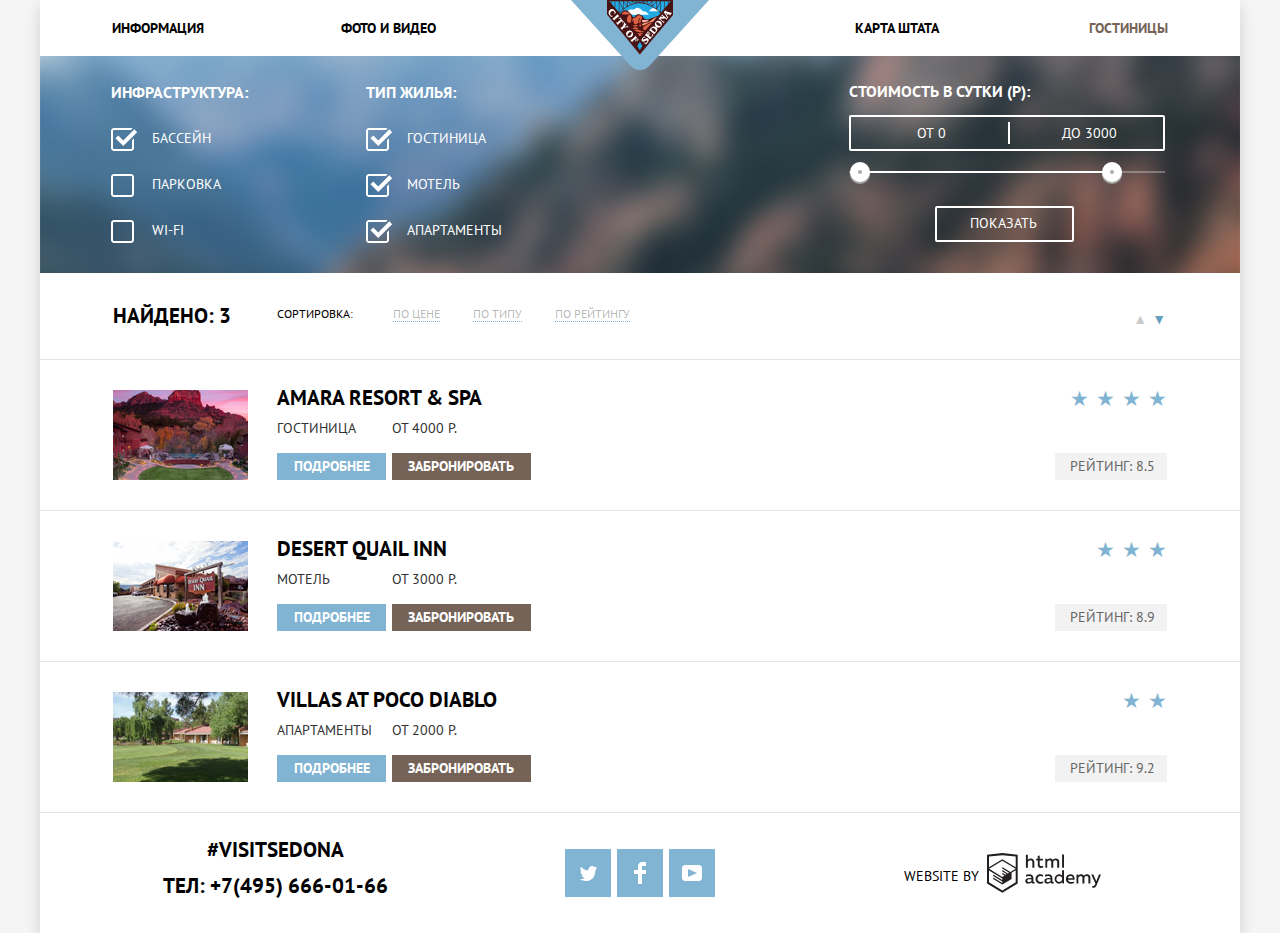
<file: catalog.html>
<!DOCTYPE html>
<html lang="ru">

<head>
	<meta charset="UTF-8">
	<title>Седона</title>
	<link href="css/normalize.css" rel="stylesheet">
	<link href="css/style.css" rel="stylesheet">
	<link rel="icon" href="favicon.ico">
	<link rel="icon" href="favicon/icon.svg" type="image/svg+xml">
	<link rel="apple-touch-icon" href="favicon/180.png">
	<link rel="manifest" href="manifest.webmanifest">
</head>

<body class="page-body">
	<div class="page-body__wrapper">
		<header class="header">
			<nav class="header__content-container">
				<a class="header__logo" href="index.html">
					<img src="img/logo.svg " alt="Логотип Седона»">
				</a>
				<ul class="header__nav-menu">
					<li class="header__nav-item"><a href="blank.html">информация</a></li>
					<li class="header__nav-item"><a href="blank.html">фото и видео</a></li>
					<li class="header__nav-item"><a href="blank.html">карта штата</a></li>
					<li class="header__nav-item header__nav-item--current"><a href="blank.html">гостиницы</a></li>
				</ul>
			</nav>
		</header>

		<main class="container container--type_inside-page">

			<form class="choose-form">
				<div class="choose-form__column">
					<fieldset class="choose-form__fieldset">
						<legend class="choose-form__title">инфраструктура:</legend>
						<div class="choose-form__check">
							<div class="choose-form__checkbox">
								<input class="choose-form__checkbox-input visually-hidden" type="checkbox" name="pool" id="pool" checked>
								<label class="choose-form__checkbox-label" for="pool">бассейн</label>
							</div>
							<div class="choose-form__checkbox">
								<input class="choose-form__checkbox-input visually-hidden" type="checkbox" name="parking" id="parking">
								<label class="choose-form__checkbox-label" for="parking">парковка</label>
							</div>
							<div class="choose-form__checkbox">
								<input class="choose-form__checkbox-input visually-hidden" type="checkbox" name="wi-fi" id="wi-fi">
								<label class="choose-form__checkbox-label" for="wi-fi">wi-fi</label>
							</div>
						</div>
					</fieldset>
				</div>
				<div class="choose-form__column">
					<fieldset class="choose-form__fieldset">
						<legend class="choose-form__title">тип жилья:</legend>
						<div class="choose-form__check">
							<div class="choose-form__checkbox">
								<input class="choose-form__checkbox-input visually-hidden" type="checkbox" name="hotel" id="hotel" checked>
								<label class="choose-form__checkbox-label" for="hotel">гостиница</label>
							</div>
							<div class="choose-form__checkbox">
								<input class="choose-form__checkbox-input visually-hidden" type="checkbox" name="motel" id="motel" checked>
								<label class="choose-form__checkbox-label" for="motel">мотель</label>
							</div>
							<div class="choose-form__checkbox">
								<input class="choose-form__checkbox-input visually-hidden" type="checkbox" name="apartments" id="apartments" checked>
								<label class="choose-form__checkbox-label" for="apartments">апартаменты</label>
							</div>
						</div>
					</fieldset>
				</div>

				<div class="choose-form__filter-item">
					<fieldset class="choose-form__range-filter">
						<legend class="choose-form__title">стоимость в сутки (р):</legend>
						<div class="choose-form__price-fields">
							<div class="choose-form__price-field">
								<label class="choose-form__price-label"> от</label>
								<input class="choose-form__price-input" type="number" name="min-price" value="0">
							</div>
							<div class="choose-form__price-field">
								<label class="choose-form__price-label">до</label>
								<input class="choose-form__price-input" type="number" name="max-price" value="3000">
							</div>
						</div>
						<div class="choose-form__range-controls">
							<div class="scale">
								<div class="bar"></div>
								<button type="button" class="toggle toggle-min"></button>
								<button type="button" class="toggle toggle-max"></button>
							</div>
						</div>
						<button class="choose-form__button" type="submit" formaction="https://echo.htmlacademy.ru/">показать</button>
					</fieldset>
				</div>
			</form>

			<div class="data-search">
				<p class="data-search__result-count">найдено: 3</p>
				<p class="data-search__sort-title">сортировка:</p>
				<ul class="data-search__sort-options">
					<li class="data-search__sort-option"><a class="data-search__option-link" href=#>по цене</a></li>
					<li class="data-search__sort-option"><a class="data-search__option-link" href=#>по типу</a></li>
					<li class="data-search__sort-option"><a class="data-search__option-link" href=#>по рейтингу</a></li>
				</ul>
				<div class="data-search__sort-order-buttons">
					<a class="data-search__sort-order-button" href=#>&#9650;</a>
					<a class="data-search__sort-order-button data-search__sort-order-button--active" href=#>&#9660;</a>
				</div>
			</div>

			<section class="booking">
				<img class="booking__image" src="img/autumn.jpg" alt="гостиница на фоне багрового леса">
				<div class="booking__description">
					<h3 class="booking__title"><a class="booking__title-link" href=#>amara resort & spa</a></h3>
					<div class="boking__details">
						<div class="booking__details-column">
							<p class="booking__detail">гостиница</p>
							<button class="booking__button booking__button--left" type="submit">подробнее</button>
						</div>
						<div class="booking__details-column">
							<p class="booking__detail">от 4000 р.</p>
							<button class="booking__button booking__button--right" type="submit">забронировать</button>
						</div>
					</div>
				</div>
				<div class="booking__rating-container">
					<div class="booking__rating-stars">
						&#9733;
						&#9733;
						&#9733;
						&#9733;
					</div>
					<p class="booking__rating-button">рейтинг: 8.5</p>
				</div>
			</section>

			<section class="booking">
				<img class="booking__image" src="img/motelroad.jpg" alt="мотель у дороги">
				<div class="booking__description">
					<h3 class="booking__title"><a class="booking__title-link" href=#>desert quail inn</a></h3>
					<div class="boking__details">
						<div class="booking__details-column">
							<p class="booking__detail">мотель</p>
							<button class="booking__button booking__button--left" type="submit">подробнее</button>
						</div>
						<div class="booking__details-column">
							<p class="booking__detail">от 3000 р.</p>
							<button class="booking__button booking__button--right" type="submit">забронировать</button>
						</div>
					</div>
				</div>
				<div class="booking__rating-container">
					<div class="booking__rating-stars">
						&#9733;
						&#9733;
						&#9733;
					</div>
					<p class="booking__rating-button">рейтинг: 8.9</p>
				</div>
			</section>

			<section class="booking">
				<img class="booking__image" src="img/housefield.jpg" alt="апартаменты на опушке леса">
				<div class="booking__description">
					<h3 class="booking__title"><a class="booking__title-link" href=#>villas at poco diablo</a></h3>
					<div class="boking__details">
						<div class="booking__details-column">
							<p class="booking__detail">апартаменты</p>
							<button class="booking__button booking__button--left" type="submit">подробнее</button>
						</div>
						<div class="booking__details-column">
							<p class="booking__detail">от 2000 р.</p>
							<button class="booking__button booking__button--right" type="submit">забронировать</button>
						</div>
					</div>
				</div>
				<div class="booking__rating-container">
					<div class="booking__rating-stars">
						&#9733;
						&#9733;
					</div>
					<p class="booking__rating-button">рейтинг: 9.2</p>
				</div>
			</section>

		</main>

		<footer class="footer">
			<div class="footer__body">
				<div class="footer__contacts">
					<a class="footer__contact-link" href="#">#VISITSEDONA</a>
					<a class="footer__contact-link" href="#">тел: +7(495) 666-01-66</a>
				</div>

				<ul class="footer__social-list">
					<li class="footer__social-item">
						<a class="footer__social-button" href="#">
							<svg width="17" height="17" viewBox="0 0 17 17" fill="none" xmlns="http://www.w3.org/2000/svg">
								<path
									d="M10.95 1.14409C12.635 0.648089 13.934 1.41409 14.527 2.32309C15.2 2.09209 15.858 1.84209 16.538 1.61509C16.5249 2.30145 16.2117 2.94761 15.681 3.38309C16.366 3.55309 16.985 2.89209 16.985 2.89209C16.816 3.89209 15.979 4.68009 15.422 4.91609C15.191 11.6661 12.247 16.1331 5.34498 15.9981H4.89898C4.48898 15.9981 0.734977 15.5381 0.000976562 14.1111C2.27198 14.3071 3.89398 13.6891 4.69398 12.9341C3.73398 12.6341 2.01498 12.4571 1.71498 9.98409C2.06398 10.0901 2.27898 10.2121 2.90498 10.1031C1.70498 9.24709 0.373977 8.53009 0.447977 6.33009C0.732977 6.65809 1.51498 6.86609 1.78798 6.80209C1.08498 6.56109 -0.182023 3.44209 0.893977 1.85009C2.71198 3.70409 4.62898 5.45609 8.04598 5.62309C8.25398 3.33009 9.18298 1.79309 10.95 1.14409Z"
									fill="white" />
							</svg>
						</a>
					</li>
					<li class="footer__social-item">
						<a class="footer__social-button" href="#">
							<svg width="12" height="22" viewBox="0 0 12 22" fill="none" xmlns="http://www.w3.org/2000/svg">
								<path d="M12 4V0H8C5.79086 0 4 1.79086 4 4V8H0V12H4V22H8V12H12V8H8V4H12Z" fill="white" />
							</svg>
						</a>
					</li>
					<li class="footer__social-item">
						<a class="footer__social-button" href="#">
							<svg width="20" height="16" viewBox="0 0 20 16" fill="none" xmlns="http://www.w3.org/2000/svg">
								<path fill-rule="evenodd" clip-rule="evenodd"
									d="M3 0H17C18.65 0 20 1.35 20 3V13C20 14.65 18.65 16 17 16H3C1.35 16 0 14.65 0 13V3C0 1.35 1.35 0 3 0ZM6.027 4.002V11.998L15.014 8L6.027 4.002Z" fill="white" />
							</svg>
						</a>
					</li>
				</ul>

				<div class="footer__logo-container">
					<p class="footer__logo-text">WEBSITE BY</p>
					<a class="footer__logo-link" href="https://htmlacademy.ru/intensive/htmlcss">
						<svg width="115" height="41" viewBox="0 0 115 41" fill="none" xmlns="http://www.w3.org/2000/svg">
							<path fill-rule="evenodd" clip-rule="evenodd"
								d="M15.5197 1.05737H15.3509L0 2.71895V31.4945L15.3509 40.8382L30.7018 31.4945V2.71895L15.5197 1.05737ZM77.0183 2.62185H75.0876V15.7311H77.0183V2.62185ZM40.8619 2.63264V7.76843C41.6131 6.9864 42.6386 6.5436 43.7105 6.53843C44.6823 6.47908 45.6329 6.84495 46.3253 7.54479C47.0177 8.24462 47.3866 9.21244 47.3399 10.2068V15.7634H45.367V10.4658C45.4231 9.94897 45.2754 9.43059 44.9566 9.02553C44.6377 8.62047 44.174 8.36218 43.6683 8.3079H43.3518C42.3456 8.36979 41.4321 8.9295 40.9041 9.80764V15.7634H38.8995V2.63264H40.8619ZM77.0183 31.4837H75.2775V30.0595C74.4828 31.1353 73.23 31.7538 71.9119 31.7211C69.4751 31.5528 67.5825 29.4822 67.5825 26.9845C67.5825 24.4867 69.4751 22.4162 71.9119 22.2479C73.1195 22.2052 74.2818 22.7203 75.0771 23.6505V18.3205H77.0183V31.4837ZM47.0656 30.0595C47.263 30.0515 47.4583 30.0152 47.6459 29.9516V31.3866C47.2482 31.5404 46.826 31.6172 46.4009 31.6132C45.6482 31.6769 44.9394 31.2429 44.639 30.5342C43.7036 31.31 42.5302 31.7227 41.3261 31.6995C39.733 31.6995 38.256 30.804 38.256 28.9482C38.256 26.65 40.3661 25.9379 42.1702 25.9379C42.9402 25.9505 43.707 26.0408 44.4596 26.2076V25.884C44.4596 24.805 43.6578 23.9742 42.1491 23.9742C41.0585 23.9764 39.9804 24.2116 38.9839 24.6647V22.8305C40.0678 22.451 41.204 22.2506 42.3495 22.2371C44.8394 22.2371 46.3693 23.4455 46.3693 26.1753V29.4121C46.3546 29.5668 46.401 29.721 46.4981 29.8406C46.5951 29.9601 46.7349 30.035 46.8862 30.0487H47.0656V30.0595ZM40.2711 28.8403C40.298 29.229 40.4761 29.5905 40.7655 29.844C41.055 30.0974 41.4317 30.2217 41.8115 30.189H41.9275C42.8819 30.1906 43.7973 29.8022 44.4702 29.11V27.5779C43.842 27.4414 43.2026 27.3655 42.5605 27.3513C41.5055 27.3513 40.2817 27.7074 40.2817 28.8403H40.2711ZM56.0229 22.9384C55.1962 22.4632 54.2596 22.2246 53.3115 22.2479H52.9422C51.7332 22.2873 50.5891 22.8166 49.7619 23.7192C48.9347 24.6218 48.4923 25.8236 48.5321 27.06V27.5024C48.6957 30.0004 50.805 31.8921 53.2482 31.7318C54.2519 31.7555 55.2477 31.5452 56.1601 31.1168V29.2718C55.3769 29.7215 54.4945 29.9591 53.5963 29.9624C52.5199 30.0288 51.4963 29.4793 50.9385 28.5356C50.3806 27.5918 50.3806 26.4095 50.9385 25.4658C51.4963 24.522 52.5199 23.9725 53.5963 24.039C54.461 24.0357 55.3066 24.2989 56.0229 24.7942V22.9384ZM66.1514 30.0595C66.3488 30.0515 66.5441 30.0152 66.7317 29.9516V31.3866C66.334 31.5404 65.9118 31.6172 65.4867 31.6132C64.734 31.6769 64.0252 31.2429 63.7248 30.5342C62.7894 31.31 61.616 31.7227 60.4119 31.6995C58.8188 31.6995 57.3417 30.804 57.3417 28.9482C57.3417 26.65 59.4518 25.9379 61.256 25.9379C62.0259 25.9505 62.7928 26.0408 63.5454 26.2076V25.884C63.5454 24.805 62.7436 23.9742 61.2349 23.9742C60.1443 23.9764 59.0662 24.2116 58.0697 24.6647V22.8305C59.1536 22.451 60.2897 22.2506 61.4353 22.2371C63.9252 22.2371 65.455 23.4455 65.455 26.1753V29.4121C65.4404 29.5668 65.4868 29.721 65.5838 29.8406C65.6809 29.9601 65.8207 30.035 65.972 30.0487H66.1514V30.0595ZM59.855 29.8481C59.5632 29.5943 59.3837 29.2311 59.3569 28.8403H59.378C59.378 27.7074 60.5385 27.3513 61.6569 27.3513C62.299 27.3655 62.9383 27.4414 63.5665 27.5779V29.11C62.8937 29.8022 61.9782 30.1906 61.0239 30.189H60.9078C60.5263 30.2247 60.1469 30.1019 59.855 29.8481ZM69.3271 26.9305C69.3271 25.2859 70.6308 23.9526 72.239 23.9526L72.2601 24.0066C73.4742 24.0066 74.5742 24.7382 75.0665 25.8732V28.0311C74.5856 29.1871 73.4673 29.9296 72.239 29.9084C70.6308 29.9084 69.3271 28.5752 69.3271 26.9305ZM83.3486 22.2479C86.8408 22.2479 88.0541 25.1395 87.4844 27.7397H80.922C81.1436 29.3582 82.6839 30.0163 84.2876 30.0163C85.2509 30.0196 86.2027 29.8021 87.0729 29.3797V31.1061C86.0736 31.5421 84.9939 31.7519 83.9078 31.7211C81.2385 31.7211 78.8963 30.189 78.8963 26.9521C78.8362 25.7502 79.2482 24.5736 80.0408 23.6841C80.8334 22.7945 81.9408 22.2658 83.1165 22.2155H83.3486V22.2479ZM80.8693 26.1753C80.9704 24.8237 82.1216 23.8104 83.4436 23.9095H83.4858C84.1064 23.8531 84.7196 24.08 85.1612 24.5295C85.6028 24.979 85.8275 25.6051 85.7752 26.24H80.8693V26.1753ZM89.489 31.4621V22.4961H91.2298V23.575C91.9777 22.7197 93.041 22.2229 94.1628 22.2047C95.2951 22.1328 96.3712 22.7163 96.9482 23.7153C97.7407 22.8335 98.8477 22.3161 100.018 22.2803C100.952 22.2327 101.859 22.6011 102.507 23.2901C103.154 23.9792 103.478 24.9213 103.394 25.8732V31.4837H101.39V25.9271C101.437 25.4734 101.306 25.0191 101.024 24.6647C100.743 24.3104 100.336 24.0852 99.8917 24.039H99.6174C98.7512 24.0941 97.9525 24.536 97.4335 25.2474V31.4837H95.4289V25.9271C95.4728 25.47 95.3357 25.0139 95.0481 24.6611C94.7606 24.3082 94.3467 24.088 93.8991 24.0497H93.6881C92.7466 24.1344 91.8915 24.6449 91.3564 25.4416V31.5161H89.5312L89.489 31.4621ZM113.977 22.4745H111.972L109.324 29.2718L106.306 22.4853H104.196L108.417 31.5484L108.237 32.0016C107.72 33.3611 107.003 34.0516 106.053 34.0516C105.75 34.0548 105.447 34.0112 105.156 33.9221V35.6161C105.536 35.7125 105.926 35.7632 106.317 35.7671C107.646 35.7671 108.902 35.0226 109.851 32.6813L113.977 22.4745ZM52.689 6.78658V3.54974L50.7266 4.01369V6.73264H49.144V8.49132H50.7899V12.9905C50.7231 13.817 51.0244 14.6301 51.61 15.2038C52.1955 15.7775 53.0028 16.0505 53.8073 15.9468C54.5996 15.9535 55.3875 15.8259 56.139 15.5692V13.8429C55.5727 14.0781 54.9672 14.199 54.356 14.199C53.2165 14.199 52.689 13.8105 52.689 12.6237V8.5129H55.8541V6.78658H52.689ZM58.3862 15.7526V6.75421H60.1376V7.83316C60.8811 6.97655 61.9403 6.476 63.0601 6.45211C64.1624 6.38099 65.2146 6.93142 65.8032 7.88711C66.5958 7.00534 67.7028 6.48794 68.8734 6.45211C69.8138 6.41462 70.7233 6.79859 71.364 7.50353C72.0046 8.20846 72.3126 9.16418 72.2073 10.1205V15.7418H70.2028V10.1853C70.2499 9.73151 70.1184 9.27721 69.8373 8.92287C69.5561 8.56853 69.1485 8.34334 68.7046 8.29711H68.4619C67.5957 8.35228 66.797 8.7942 66.278 9.50553V15.7418H64.2734V10.1853C64.3206 9.73151 64.1891 9.27721 63.9079 8.92287C63.6268 8.56853 63.2191 8.34334 62.7752 8.29711H62.5326C61.5911 8.38181 60.736 8.89229 60.2009 9.68895V15.7634H58.3862V15.7526ZM28.6972 30.3033L28.7078 30.2968L28.6972 30.3184V30.3033ZM28.6972 18.3205V30.3033L15.3509 38.4321L2.00459 30.3184V18.5147L15.2876 26.6068V28.0311L6.18257 22.5284V23.9418L15.3404 29.5632V31.0629L6.19312 25.4955V26.9521L15.3509 32.5734L24.5826 26.9197V20.8129L28.6972 18.3205ZM28.7078 16.7776L25.0362 18.9355L23.3482 20.0145L15.3087 15.0837V16.4971L22.156 20.7266L22.0083 20.8237L20.9532 21.4063L15.2876 17.9537V19.3995L19.761 22.1184L18.706 22.8413L15.3298 20.7913V22.2047L17.5454 23.5426L15.2982 24.9021L2.11009 16.864L15.3087 8.72869L28.7078 16.7776ZM15.2876 7.27211L28.7078 15.3534V4.56395L15.3615 3.12895L2.01514 4.56395V15.3534L15.2876 7.27211Z"
								fill="#231F20" />
						</svg>
					</a>
				</div>
			</div>
		</footer>
	</div>
</body>

</html>
</file>
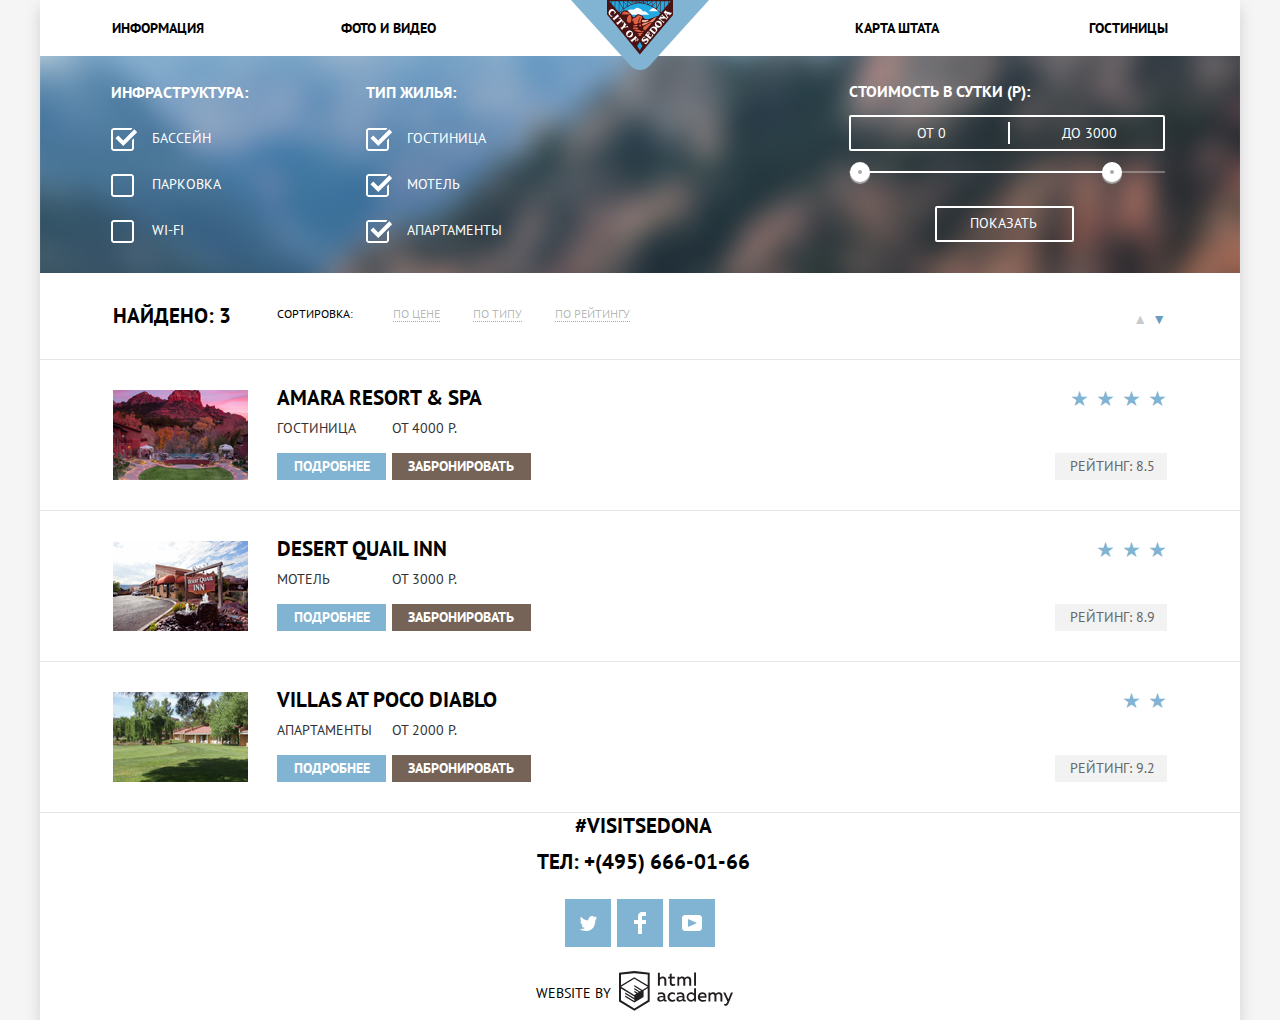
<file: inside-page.html>
<!DOCTYPE html>
<html lang="ru">

<head>
    <meta charset="UTF-8">
    <title>Седона</title>
    <link href="css/normalize.css" rel="stylesheet">
    <link href="css/style.css" rel="stylesheet">
    <link rel="icon" href="favicon.ico">
    <link rel="icon" href="favicon/icon.svg" type="image/svg+xml">
    <link rel="apple-touch-icon" href="favicon/180.png">
    <link rel="manifest" href="manifest.webmanifest">

</head>

<body class="page-body">
    <div class="page-body__wrapper">
        <header class="header">
            <nav class="header__content-container">
                <a class="header__logo">
                    <img src="img/logo.svg" alt="Логотип Седона»">
                </a>
                <ul class="header__nav-menu">
                    <li class="header__nav-item"><a>информация</a></li>
                    <li class="header__nav-item"><a href="blank.html">фото и видео</a></li>
                    <li class="header__nav-item"><a href="blank.html">карта штата</a></li>
                    <li class="header__nav-item"><a href="blank.html">гостиницы</a></li>
                </ul>
            </nav>
        </header>

        <main class="container container--type_inside-page">

            <form class="choose-form">
                <!---разобраться-->
                <div class="choose-form__column">
                    <fieldset class="choose-form__fieldset">
                        <legend class="choose-form__title">инфраструктура:</legend>
                        <div class="choose-form__check">
                            <div class="choose-form__checkbox">
                                <input class="choose-form__checkbox-input visually-hidden" type="checkbox" name="pool" id="pool" checked>
                                <label class="choose-form__checkbox-label" for="pool">бассейн</label>
                            </div>
                            <div class="choose-form__checkbox">
                                <input class="choose-form__checkbox-input visually-hidden" type="checkbox" name="parking" id="parking">
                                <label class="choose-form__checkbox-label" for="parking">парковка</label>
                            </div>
                            <div class="choose-form__checkbox">
                                <input class="choose-form__checkbox-input visually-hidden" type="checkbox" name="wi-fi" id="wi-fi">
                                <label class="choose-form__checkbox-label" for="wi-fi">wi-fi</label>
                            </div>
                        </div>
                    </fieldset>
                </div>
                <div class="choose-form__column">
                    <fieldset class="choose-form__fieldset">
                        <legend class="choose-form__title">тип жилья:</legend>
                        <div class="choose-form__check">
                            <div class="choose-form__checkbox">
                                <input class="choose-form__checkbox-input visually-hidden" type="checkbox" name="hotel" id="hotel" checked>
                                <label class="choose-form__checkbox-label" for="hotel">гостиница</label>
                            </div>
                            <div class="choose-form__checkbox">
                                <input class="choose-form__checkbox-input visually-hidden" type="checkbox" name="motel" id="motel" checked>
                                <label class="choose-form__checkbox-label" for="motel">мотель</label>
                            </div>
                            <div class="choose-form__checkbox">
                                <input class="choose-form__checkbox-input visually-hidden" type="checkbox" name="apartments" id="apartments" checked>
                                <label class="choose-form__checkbox-label" for="apartments">апартаменты</label>
                            </div>
                        </div>
                    </fieldset>
                </div>

                <!-- бегунок -->
                <div class="choose-form__filter-item">
                    <fieldset class="choose-form__range-filter">
                        <legend class="choose-form__title">стоимость в сутки (р):</legend>
                        <div class="choose-form__price-fields">
                            <div class="choose-form__price-field">
                                <label class="choose-form__price-label"> от</label>
                                <input class="choose-form__price-input" type="number" name="min-price" value="0">
                            </div>
                            <div class="choose-form__price-field">
                                <label class="choose-form__price-label">до</label>
                                <input class="choose-form__price-input" type="number" name="max-price" value="3000">
                            </div>
                        </div>
                        <div class="choose-form__range-controls">
                            <div class="scale">
                                <div class="bar"></div>
                                <button type="button" class="toggle toggle-min"></button>
                                <button type="button" class="toggle toggle-max"></button>
                            </div>
                        </div>
                        <button class="choose-form__button" type="submit" formaction="https://echo.htmlacademy.ru/">показать</button>
                    </fieldset>
                </div>
            </form>

            <section class="data-search">
                <p class="data-search__result-count">найдено: 3</p>
                <p class="data-search__sort-title">сортировка:</p>
                <ul class="data-search__sort-options">
                    <li class="data-search__sort-option"><a class="data-search__option-link" href=#>по цене</a></li>
                    <li class="data-search__sort-option"><a class="data-search__option-link" href=#>по типу</a></li>
                    <li class="data-search__sort-option"><a class="data-search__option-link" href=#>по рейтингу</a></li>
                </ul>
                <div class="data-search__sort-order-buttons">
                    <a class="data-search__sort-order-button" href=#>&#9650</a>
                    <a class="data-search__sort-order-button data-search__sort-order-button--active" href=#>&#9660</a>
                </div>
            </section>

            <section class="booking">
                <img class="booking__image" src="img/autumn.jpg" widht="135" height="90" alt="гостиница на фоне багрового леса">
                <div class="booking__description">
                    <h3 class="booking__title"><a class="booking__title-link" href=#>amara resort & spa</a></h3>
                    <div class="boking__details">
                        <div class="booking__details-column">
                            <p class="booking__detail">гостиница</p>
                            <button class="booking__button booking__button--left" type="submit">подробнее</button>
                        </div>
                        <div class="booking__details-column">
                            <p class="booking__detail">от 4000 р.</p>
                            <button class="booking__button booking__button--right" type="submit">забронировать</button>
                        </div>
                    </div>
                </div>
                <div class="booking__rating-container">
                    <div class="booking__rating-stars">
                        &#9733;
                        &#9733;
                        &#9733;
                        &#9733;
                    </div>
                    <p class="booking__rating-button">рейтинг: 8.5</p>
                </div>
            </section>

            <section class="booking">
                <img class="booking__image" src="img/motelroad.jpg" widht="135" height="90" alt="мотель у дороги">
                <div class="booking__description">
                    <h3 class="booking__title"><a class="booking__title-link" href=#>desert quail inn</a></h3>
                    <div class="boking__details">
                        <div class="booking__details-column">
                            <p class="booking__detail">мотель</p>
                            <button class="booking__button booking__button--left" type="submit">подробнее</button>
                        </div>
                        <div class="booking__details-column">
                            <p class="booking__detail">от 3000 р.</p>
                            <button class="booking__button booking__button--right" type="submit">забронировать</button>
                        </div>
                    </div>
                </div>
                <div class="booking__rating-container">
                    <div class="booking__rating-stars">
                        &#9733;
                        &#9733;
                        &#9733;
                    </div>
                    <p class="booking__rating-button">рейтинг: 8.9</p>
                </div>
            </section>

            <section class="booking">
                <img class="booking__image" src="img/housefield.jpg" widht="135" height="90" alt="апартаменты на опушке леса">
                <div class="booking__description">
                    <h3 class="booking__title"><a class="booking__title-link" href=#>villas at poco diablo</a></h3>
                    <div class="boking__details">
                        <div class="booking__details-column">
                            <p class="booking__detail">апартаменты</p>
                            <button class="booking__button booking__button--left" type="submit">подробнее</button>
                        </div>
                        <div class="booking__details-column">
                            <p class="booking__detail">от 2000 р.</p>
                            <button class="booking__button booking__button--right" type="submit">забронировать</button>
                        </div>
                    </div>
                </div>
                <div class="booking__rating-container">
                    <div class="booking__rating-stars">
                        &#9733;
                        &#9733;
                    </div>
                    <p class="booking__rating-button">рейтинг: 9.2</p>
                </div>
            </section>
            
        </main>

        <footer class="footer">
            <div class="footer__contacts">
                <a class="footer__contact-link" href="#">#VISITSEDONA</a>
                <a class="footer__contact-link" href="#">тел: +(495) 666-01-66</a>
            </div>

            <ul class="footer__social-list">
                <li class="footer__social-item">
                    <a class="footer__social-button" href="#">
                        <svg width="17" height="17" viewBox="0 0 17 17" fill="none" xmlns="http://www.w3.org/2000/svg">
                            <path
                                d="M10.95 1.14409C12.635 0.648089 13.934 1.41409 14.527 2.32309C15.2 2.09209 15.858 1.84209 16.538 1.61509C16.5249 2.30145 16.2117 2.94761 15.681 3.38309C16.366 3.55309 16.985 2.89209 16.985 2.89209C16.816 3.89209 15.979 4.68009 15.422 4.91609C15.191 11.6661 12.247 16.1331 5.34498 15.9981H4.89898C4.48898 15.9981 0.734977 15.5381 0.000976562 14.1111C2.27198 14.3071 3.89398 13.6891 4.69398 12.9341C3.73398 12.6341 2.01498 12.4571 1.71498 9.98409C2.06398 10.0901 2.27898 10.2121 2.90498 10.1031C1.70498 9.24709 0.373977 8.53009 0.447977 6.33009C0.732977 6.65809 1.51498 6.86609 1.78798 6.80209C1.08498 6.56109 -0.182023 3.44209 0.893977 1.85009C2.71198 3.70409 4.62898 5.45609 8.04598 5.62309C8.25398 3.33009 9.18298 1.79309 10.95 1.14409Z"
                                fill="white" />
                        </svg>
                    </a>
                </li>
                <li class="footer__social-item">
                    <a class="footer__social-button" href="#">
                        <svg width="12" height="22" viewBox="0 0 12 22" fill="none" xmlns="http://www.w3.org/2000/svg">
                            <path d="M12 4V0H8C5.79086 0 4 1.79086 4 4V8H0V12H4V22H8V12H12V8H8V4H12Z" fill="white" />
                        </svg>
                    </a>
                </li>
                <li class="footer__social-item">
                    <a class="footer__social-button" href="#">
                        <svg width="20" height="16" viewBox="0 0 20 16" fill="none" xmlns="http://www.w3.org/2000/svg">
                            <path fill-rule="evenodd" clip-rule="evenodd"
                                d="M3 0H17C18.65 0 20 1.35 20 3V13C20 14.65 18.65 16 17 16H3C1.35 16 0 14.65 0 13V3C0 1.35 1.35 0 3 0ZM6.027 4.002V11.998L15.014 8L6.027 4.002Z" fill="white" />
                        </svg>
                    </a>
                </li>
            </ul>

            <div class="footer__logo-container">
                <p class="footer__logo-text">WEBSITE BY</p>
                <a class="footer__logo-link" href="https://htmlacademy.ru/intensive/htmlcss">
                    <svg width="115" height="41" viewBox="0 0 115 41" fill="none" xmlns="http://www.w3.org/2000/svg">
                        <path fill-rule="evenodd" clip-rule="evenodd"
                            d="M15.5197 1.05737H15.3509L0 2.71895V31.4945L15.3509 40.8382L30.7018 31.4945V2.71895L15.5197 1.05737ZM77.0183 2.62185H75.0876V15.7311H77.0183V2.62185ZM40.8619 2.63264V7.76843C41.6131 6.9864 42.6386 6.5436 43.7105 6.53843C44.6823 6.47908 45.6329 6.84495 46.3253 7.54479C47.0177 8.24462 47.3866 9.21244 47.3399 10.2068V15.7634H45.367V10.4658C45.4231 9.94897 45.2754 9.43059 44.9566 9.02553C44.6377 8.62047 44.174 8.36218 43.6683 8.3079H43.3518C42.3456 8.36979 41.4321 8.9295 40.9041 9.80764V15.7634H38.8995V2.63264H40.8619ZM77.0183 31.4837H75.2775V30.0595C74.4828 31.1353 73.23 31.7538 71.9119 31.7211C69.4751 31.5528 67.5825 29.4822 67.5825 26.9845C67.5825 24.4867 69.4751 22.4162 71.9119 22.2479C73.1195 22.2052 74.2818 22.7203 75.0771 23.6505V18.3205H77.0183V31.4837ZM47.0656 30.0595C47.263 30.0515 47.4583 30.0152 47.6459 29.9516V31.3866C47.2482 31.5404 46.826 31.6172 46.4009 31.6132C45.6482 31.6769 44.9394 31.2429 44.639 30.5342C43.7036 31.31 42.5302 31.7227 41.3261 31.6995C39.733 31.6995 38.256 30.804 38.256 28.9482C38.256 26.65 40.3661 25.9379 42.1702 25.9379C42.9402 25.9505 43.707 26.0408 44.4596 26.2076V25.884C44.4596 24.805 43.6578 23.9742 42.1491 23.9742C41.0585 23.9764 39.9804 24.2116 38.9839 24.6647V22.8305C40.0678 22.451 41.204 22.2506 42.3495 22.2371C44.8394 22.2371 46.3693 23.4455 46.3693 26.1753V29.4121C46.3546 29.5668 46.401 29.721 46.4981 29.8406C46.5951 29.9601 46.7349 30.035 46.8862 30.0487H47.0656V30.0595ZM40.2711 28.8403C40.298 29.229 40.4761 29.5905 40.7655 29.844C41.055 30.0974 41.4317 30.2217 41.8115 30.189H41.9275C42.8819 30.1906 43.7973 29.8022 44.4702 29.11V27.5779C43.842 27.4414 43.2026 27.3655 42.5605 27.3513C41.5055 27.3513 40.2817 27.7074 40.2817 28.8403H40.2711ZM56.0229 22.9384C55.1962 22.4632 54.2596 22.2246 53.3115 22.2479H52.9422C51.7332 22.2873 50.5891 22.8166 49.7619 23.7192C48.9347 24.6218 48.4923 25.8236 48.5321 27.06V27.5024C48.6957 30.0004 50.805 31.8921 53.2482 31.7318C54.2519 31.7555 55.2477 31.5452 56.1601 31.1168V29.2718C55.3769 29.7215 54.4945 29.9591 53.5963 29.9624C52.5199 30.0288 51.4963 29.4793 50.9385 28.5356C50.3806 27.5918 50.3806 26.4095 50.9385 25.4658C51.4963 24.522 52.5199 23.9725 53.5963 24.039C54.461 24.0357 55.3066 24.2989 56.0229 24.7942V22.9384ZM66.1514 30.0595C66.3488 30.0515 66.5441 30.0152 66.7317 29.9516V31.3866C66.334 31.5404 65.9118 31.6172 65.4867 31.6132C64.734 31.6769 64.0252 31.2429 63.7248 30.5342C62.7894 31.31 61.616 31.7227 60.4119 31.6995C58.8188 31.6995 57.3417 30.804 57.3417 28.9482C57.3417 26.65 59.4518 25.9379 61.256 25.9379C62.0259 25.9505 62.7928 26.0408 63.5454 26.2076V25.884C63.5454 24.805 62.7436 23.9742 61.2349 23.9742C60.1443 23.9764 59.0662 24.2116 58.0697 24.6647V22.8305C59.1536 22.451 60.2897 22.2506 61.4353 22.2371C63.9252 22.2371 65.455 23.4455 65.455 26.1753V29.4121C65.4404 29.5668 65.4868 29.721 65.5838 29.8406C65.6809 29.9601 65.8207 30.035 65.972 30.0487H66.1514V30.0595ZM59.855 29.8481C59.5632 29.5943 59.3837 29.2311 59.3569 28.8403H59.378C59.378 27.7074 60.5385 27.3513 61.6569 27.3513C62.299 27.3655 62.9383 27.4414 63.5665 27.5779V29.11C62.8937 29.8022 61.9782 30.1906 61.0239 30.189H60.9078C60.5263 30.2247 60.1469 30.1019 59.855 29.8481ZM69.3271 26.9305C69.3271 25.2859 70.6308 23.9526 72.239 23.9526L72.2601 24.0066C73.4742 24.0066 74.5742 24.7382 75.0665 25.8732V28.0311C74.5856 29.1871 73.4673 29.9296 72.239 29.9084C70.6308 29.9084 69.3271 28.5752 69.3271 26.9305ZM83.3486 22.2479C86.8408 22.2479 88.0541 25.1395 87.4844 27.7397H80.922C81.1436 29.3582 82.6839 30.0163 84.2876 30.0163C85.2509 30.0196 86.2027 29.8021 87.0729 29.3797V31.1061C86.0736 31.5421 84.9939 31.7519 83.9078 31.7211C81.2385 31.7211 78.8963 30.189 78.8963 26.9521C78.8362 25.7502 79.2482 24.5736 80.0408 23.6841C80.8334 22.7945 81.9408 22.2658 83.1165 22.2155H83.3486V22.2479ZM80.8693 26.1753C80.9704 24.8237 82.1216 23.8104 83.4436 23.9095H83.4858C84.1064 23.8531 84.7196 24.08 85.1612 24.5295C85.6028 24.979 85.8275 25.6051 85.7752 26.24H80.8693V26.1753ZM89.489 31.4621V22.4961H91.2298V23.575C91.9777 22.7197 93.041 22.2229 94.1628 22.2047C95.2951 22.1328 96.3712 22.7163 96.9482 23.7153C97.7407 22.8335 98.8477 22.3161 100.018 22.2803C100.952 22.2327 101.859 22.6011 102.507 23.2901C103.154 23.9792 103.478 24.9213 103.394 25.8732V31.4837H101.39V25.9271C101.437 25.4734 101.306 25.0191 101.024 24.6647C100.743 24.3104 100.336 24.0852 99.8917 24.039H99.6174C98.7512 24.0941 97.9525 24.536 97.4335 25.2474V31.4837H95.4289V25.9271C95.4728 25.47 95.3357 25.0139 95.0481 24.6611C94.7606 24.3082 94.3467 24.088 93.8991 24.0497H93.6881C92.7466 24.1344 91.8915 24.6449 91.3564 25.4416V31.5161H89.5312L89.489 31.4621ZM113.977 22.4745H111.972L109.324 29.2718L106.306 22.4853H104.196L108.417 31.5484L108.237 32.0016C107.72 33.3611 107.003 34.0516 106.053 34.0516C105.75 34.0548 105.447 34.0112 105.156 33.9221V35.6161C105.536 35.7125 105.926 35.7632 106.317 35.7671C107.646 35.7671 108.902 35.0226 109.851 32.6813L113.977 22.4745ZM52.689 6.78658V3.54974L50.7266 4.01369V6.73264H49.144V8.49132H50.7899V12.9905C50.7231 13.817 51.0244 14.6301 51.61 15.2038C52.1955 15.7775 53.0028 16.0505 53.8073 15.9468C54.5996 15.9535 55.3875 15.8259 56.139 15.5692V13.8429C55.5727 14.0781 54.9672 14.199 54.356 14.199C53.2165 14.199 52.689 13.8105 52.689 12.6237V8.5129H55.8541V6.78658H52.689ZM58.3862 15.7526V6.75421H60.1376V7.83316C60.8811 6.97655 61.9403 6.476 63.0601 6.45211C64.1624 6.38099 65.2146 6.93142 65.8032 7.88711C66.5958 7.00534 67.7028 6.48794 68.8734 6.45211C69.8138 6.41462 70.7233 6.79859 71.364 7.50353C72.0046 8.20846 72.3126 9.16418 72.2073 10.1205V15.7418H70.2028V10.1853C70.2499 9.73151 70.1184 9.27721 69.8373 8.92287C69.5561 8.56853 69.1485 8.34334 68.7046 8.29711H68.4619C67.5957 8.35228 66.797 8.7942 66.278 9.50553V15.7418H64.2734V10.1853C64.3206 9.73151 64.1891 9.27721 63.9079 8.92287C63.6268 8.56853 63.2191 8.34334 62.7752 8.29711H62.5326C61.5911 8.38181 60.736 8.89229 60.2009 9.68895V15.7634H58.3862V15.7526ZM28.6972 30.3033L28.7078 30.2968L28.6972 30.3184V30.3033ZM28.6972 18.3205V30.3033L15.3509 38.4321L2.00459 30.3184V18.5147L15.2876 26.6068V28.0311L6.18257 22.5284V23.9418L15.3404 29.5632V31.0629L6.19312 25.4955V26.9521L15.3509 32.5734L24.5826 26.9197V20.8129L28.6972 18.3205ZM28.7078 16.7776L25.0362 18.9355L23.3482 20.0145L15.3087 15.0837V16.4971L22.156 20.7266L22.0083 20.8237L20.9532 21.4063L15.2876 17.9537V19.3995L19.761 22.1184L18.706 22.8413L15.3298 20.7913V22.2047L17.5454 23.5426L15.2982 24.9021L2.11009 16.864L15.3087 8.72869L28.7078 16.7776ZM15.2876 7.27211L28.7078 15.3534V4.56395L15.3615 3.12895L2.01514 4.56395V15.3534L15.2876 7.27211Z"
                            fill="#231F20" />
                    </svg>
                </a>
            </div>
        </footer>
    </div>
</body>

</html>
</file>
<file: css/style.css>
:root {
  --basic-white: #ffffff;
  --basic-light-dark: #EEEEEE;
  --light-grey: #F2F2F2;
  --defolt-smoke:  #f5f5f5;
  --basic-dark: #81B3D2;
  --dark-blue: #669EC0;
  --footer-color: rgba(255, 255, 255, 0.9);
  --default-font-family: "PT Sans", Arial, sans-serif;
  --default-black: #000000;
  --default-hover: #81B3D2;
  --default-brown: #766357;
  --default-dark-grey:  #ababab;
  --default-for-tringle: #CACACA;
  --fefault-for-button: #666666;
  --default-for-booking__name: #333333;
  --default-for-border: #E5E5E5;
  --default-active:  #5496BD;
  --default-right-button-hover: #604E43;
  --default-right-button-active: #503E33;
  --default-logo-active: #231F20;
  --default-brown-hover: #604E43;
  --default-brown-active:#503E33;
  --defauit-blocked-checkbox: #6A6A6A;
  --transparent-black: rgba(0, 0, 0, .3);
  --grey-hover: #EBEBEB;
}

body {
  min-width: 1200px;
  margin: 0;
  padding: 0;
  font-size: 14px;
  line-height: 21px;
  font-family: var(--default-font-family);
  text-transform: uppercase;
  background-color: var(--basic-white);
} 
  
@font-face {
  font-family: "PT Sans";
  src: url(../fonts/PTSans.woff2) format("woff2"), url(../fonts/PTSans.woff) format("woff");
  font-weight: 400;
  font-style: normal;
}

@font-face {
  font-family: "PT Sans";
  src: url(../fonts/PTSans-Bold.woff2) format("woff2"), url(../fonts/PTSans-Bold.woff) format("woff");
  font-weight: 700;
  font-style: normal;
}

.visually-hidden {
  position: absolute;
  width: 1px;
  height: 1px;
  margin: -1px;
  border: 0;
  padding: 0;
  white-space: nowrap;
  clip-path: inset(100%);
  clip: rect(0 0 0 0);
  overflow: hidden;
}

.img {
  max-width: 100%;
  height: auto;
}

.page-body{
  min-height: 100%;
  background-color: var(--defolt-smoke);
}

.page-body__wrapper {
  width: 1200px;
  margin: 0 auto;
  background-color: var(--basic-white);
  box-shadow: 0px 7px 15px rgba(0, 1, 1, 0.15);
}

/* header */

.header {
  height: 56px;
  background-color: var(--basic-white);
}

.header__content-container {
  position: relative;
  display: flex;
  justify-content: space-between;
}

.header__logo {
  position: absolute;
  width: 138px; 
  height: 70px;
  top: 0px;
  left: calc(50% - 69px);
  z-index: 1;
}

.header__nav-menu {
  display: grid;
  grid-template-columns: 1fr 1fr 139px 1fr 1fr;
  align-items: center;
  margin: 0;
  width: 100%;
  height: 56px;
  padding: 0 72px;
  list-style: none;
}

.header__nav-item:nth-child(1) {
  text-align: left;
  grid-column: 1;
}

.header__nav-item:nth-child(2) {
  text-align: left;
  grid-column: 2;
}

.header__nav-item:nth-child(3) {
  text-align: right;
  grid-column: 4;
}

.header__nav-item:nth-child(4) {
  text-align: right;
  grid-column: 5;
}

.header__nav-item--left {
  text-align: left;
}

.header__nav-item--right {
  text-align: right;
}

.header__nav-item--left.header__nav-item--central {
  margin-left: 134px;
  margin-right: auto; 
}

.header__nav-item--right.header__nav-item--central {
  margin-left: auto;
  margin-right: 147px;
}

.header__nav-item a {
  font-family: var(--default-font-family);
  font-weight: 700;
  font-size: 14px;
  line-height: 26px;
  text-decoration: none;
  text-transform: uppercase;
  color: var(--default-black);
}

.header__nav-item:hover a {
  color: var(--default-hover);
}

.header__nav-item:active a {
  color: var(--default-black);
  opacity: 0.3;
}

.header__nav-item--current a {
  color: var(--default-brown);
}


/* attraction-with-image-section  */


.attraction-with-image-section {
  display: grid;
}

.attraction-with-image-section--leftward {
  grid-template-columns: 1fr 2fr;
}

.attraction-with-image-section--rightward {
  grid-template-columns: 2fr 1fr;
}

.attraction-with-image-section__text-container {
  padding: 47px 0 0 0;
  background:var(--basic-dark);
  color: var(--basic-white);
}

.attraction-with-image-section__title {
  margin: 0 0 0 0;
  font-size: 21px;
  line-height: 21px;
  font-weight: 700;
  text-transform: uppercase;
}

.attraction-with-image-section__subtitle {
  margin: 28px 0 0 0;
  font-size: 14px;
  line-height: 21px;
  text-transform: uppercase;
}

.attraction-with-image-section__description {
  margin: 23px 0 0 0;
  font-size: 14px;
  line-height: 21px;
  text-transform: uppercase;
}

.attraction-with-image-section__text-container {
  text-align: center;
}

.container {
  display: grid;
  grid-template-rows: auto auto auto auto auto auto auto;
}

.container--type_inside-page {
  grid-template-rows: auto;
}

.container__image {
  position: relative;
  background-image: url(../img/wings.svg), url(../img/backgroundphoto.jpg);
  background-repeat: no-repeat;
  background-position: bottom center;
  width: auto; 
  height: 509px; 
}

.container__label {
  position: absolute;
  top: 77px;
  left: calc(50% - 228px);
}

.explanation {
  background: var(--basic-white);
  padding: 42px 0 53px 0;
}

.explanation__title {
  margin: 0;
  text-align: center;
  text-transform: uppercase;
  font-weight: 700;
  font-size: 21px;
  line-height: 26px;
}

.explanation__description {
  text-align: center;
  margin: 47px 0 0 0;
}


/* feature-section */

.feature-section {
  padding: 56px 0 82px 0;
  background: var(--basic-white);
}
 
.feature-section__feature-list {
  display: grid;
  grid-template-columns: 1fr 1fr 1fr;
  margin: 0;
  padding: 0;
  text-align: center;
  list-style: none;
}

.feature-section__feature-image {
  height: 75px;
  width: 75px;
}

.feature-section__feature-title {
  margin: 22px 0 0 0;
  font-weight: 700;
  font-size: 21px;
  line-height: 21px;
} 

.feature-section__feature-description {
  margin: 26px 0 0 0;
  font-size: 14px;
  line-height: 21px;
} 



/* attraction-section */

.attraction-section {
  padding: 48px 0 42px 0;
  background:var(--basic-light-dark);
}

.attraction-section__list {
  display: grid;
  grid-template-columns: 1fr 1fr 1fr;
  margin: 0 auto;
  padding: 0;
  list-style:none;
  text-align: center;
}

.attraction-section__item-title {
  margin: 0;
  font-weight: 700;
  font-size: 21px;
  line-height: 21px;
}

.attraction-section__item-subtitle {
  margin-top: 25px;
}

.attraction-section__item-text {
  margin-top: 23px;
}

/* search-form-section */

.search-section {
  position: relative;
  padding-top: 55px;
  background: var(--basic-white);
  text-align: center;
}

.search-section__title {
  margin: 0 13px 0 0;
  font-weight: 700;
  font-size: 30px;
  line-height: 24px;
}
.search-form-section__title {
  margin: 0;
  font-size: 30px;
  line-height: 24px;
  text-transform: uppercase;
}

.search-section__subtitle {
  margin: 34px 0 0 0;
  font-size: 14px;
  line-height: 24px;
  text-transform: uppercase;
}

.search-form {
  position: relative;
  margin: 42px auto 0 auto;
  width: 568px;
  z-index: 1;
}

.search-form__open-button {
  display: block;
  box-sizing: border-box;
  width: 100%;
  height: 86px;
  color: var(--basic-white);
  background-color:var(--default-brown);
  border: none;
  font-family: var(--default-font-family);
  font-weight: 700;
  font-size: 21px;
  line-height: 26px;  
  text-transform: uppercase;
  cursor: pointer;
}

.search-form__open-button:hover {
  background-color: var(--default-brown-hover);
}

.search-form__open-button:active {
  background-color: var(--default-brown-active);
  color: rgba(252, 252, 252, 0.3);
}

.search-form__form {
  box-sizing: border-box;
  position: absolute;
  width: 100%;
  padding: 55px 55px 55px 55px;
  background-color: var(--basic-white);
  box-shadow: 0px 5px 15px rgba(0, 1, 1, 0.2);
  top: 86px;
  left: 0;
  transition: all 0.5s;
  transform: scaleY(0);
  transform-origin: top center;
}

.search-form__form--visible {
  transform: scaleY(1);
}

.search-form-section__item {

}

.search-form__ages {
  display: flex;
  align-items: center;
  justify-content: space-between;
  margin-top: 30px;
}

.search-form-section__check-out-date {
}

.search-form__input-container {
  position: relative;
  display: flex;
  align-items: center;
  margin: 0;
}

.search-form__input-container:not(:first-of-type) {
  margin-top: 29px;
}

.search-form__label {
  display: block;
  box-sizing: border-box;
  width: 112px;
  text-align: left;
  font-weight: 700;
  font-size: 14px;
  line-height: 26px;
  font-family: var(--default-font-family);
  color: var(--default-black);
}

.search-form__label--type_inline {
  margin-left: auto;
  padding-left: 48px;
}

.search-form__input {
  display: block;
  box-sizing: border-box;
  height: 38px;
  flex-grow: 1;
  padding: 6px 12px;
  font-family: var(--default-font-family);
  background-color: var(--light-grey);
  border: none;
  text-transform: uppercase;
  font-weight: 700;
  font-size: 14px;
  line-height: 26px;
  outline: none;
}

.search-form__input:hover {
  background-color:var(--grey-hover);
  outline: none;
}

.search-form__input:focus {
  background-color:var(--basic-white);
  border: 2px solid #E5E5E5;
  outline: none;
}

.search-form__calendar {
  position: absolute;
  left: 421px;
  top: 7px;
  cursor: pointer;
  border: none;
  outline: none;
  background: transparent;
}

.search-form__calendar:hover path {
  fill: var(--default-black);
  outline: none;
}

.search-form__calendar:active path {
  fill: var(--default-hover);
  outline: none;
}

.search-form__age-button {
  display: block;
  box-sizing: border-box;
  height: 38px;
  width: 38px;
  background-color: var(--light-grey);
  border: none;
  cursor: pointer;
  outline: none;
}

.search-form__age-button:hover path, .search-form__age-button:hover rect {
  fill: var(--default-black);
  outline: none;
}

.search-form__age-button:active path, .search-form__age-button:active rect {
  fill: var(--default-hover);
  outline: none;
}

.search-form__age-input {
  padding: 0;
  height: 38px;
  width: 38px;
  font-family: var(--default-font-family);
  background-color: var(--light-grey);
  border: none;
  text-transform: uppercase;
  text-align: center;
  font-weight: 700;
  font-size: 14px;
  line-height: 26px;
  outline: none;
}

.search-form__submit-button {
  display: block;
  box-sizing: border-box;
  width: 100%;
  height: 58px;
  margin-top: 55px;
  border: none;
  cursor: pointer;
  outline: none;
  background-color: var(--basic-dark);
  font-family: var(--default-font-family);
  font-weight: 700;
  font-size: 21px;
  line-height: 26px;
  color: var(--basic-white);
  text-transform: uppercase;
}

.search-form__submit-button:hover {
  background-color: var(--dark-blue);
  outline: none;
}

.search-form__submit-button:active {
  background-color: var(--default-active);
  color: rgba(252, 252, 252, 0.3);
  outline: none;
}

.appointment-item input:focus {
  border-color: var(--special);
}

.search-form__submit-button p {
  margin: 0;
}


/* footer */

.footer {
  position: relative;
  min-height: 120px;
}
 
.footer__body {
  box-sizing: border-box;
  position: absolute;
  bottom: 0;
  left: 0;
  display: grid;
  grid-template-columns: 1fr 1fr 1fr;
  height: 120px;
  width: 100%;
  padding: 0 48px;
  background-color: rgba(255, 255, 255, 0.9);
}

.footer__contacts {
  display: flex;
  flex-direction: column;
  justify-content: center;
  padding: 0 0 10px 7px;
}

.footer__contact-link {
  display: block;
  text-align: center;
  font-size: 21px;
  line-height: 26px;
  font-weight: 700;
  text-decoration: none;
  color: var(--default-black);
}

.footer__contact-link:not(:first-of-type) {
  margin-top: 10px;
}

.footer__social-list {
  display: flex;
  justify-content: center;
  align-items: center;
  padding: 0;
  list-style:none;
}

.footer__social-item:not(:first-of-type) {
  margin-left: 6px;
}

.footer__social-button {
  display:flex;
  align-items: center;
  justify-content: center;
  width: 46px;
  height: 48px;
  background-color:var(--basic-dark);
}

.footer__social-button:active {
  background-color: var(--dark-blue);
}

.footer__social-button:hover {
  background-color: var(--dark-blue);
}

.footer__social-button:hover path {
  fill: var(--basic-white);
  opacity: 0.3;
}

.footer__social-button:active path {
  fill: var(--basic-white);
  opacity: 0.3;
}

.footer__logo-container {
  display: flex;
  justify-content: center;
  align-items: center;
  padding: 5px 10px 0 0;
}

.footer__logo-text {
  display: block;
  font-size: 14px;
  line-height: 26px;
}

.footer__logo-link {
  margin-left: 8px;
}

.footer__logo-link:hover path {
  fill: var(--default-hover);
}

.footer__logo-link:active path {
  fill: var(--default-logo-active);
}


/* choose-form */

.choose-form {
  display: flex;
  background-image: url(../img/background.jpg);
}

.choose-form__checkbox-label {
  display:block;
  position: relative;
  padding-left: 41px;
  font-size: 14px;
  text-transform: uppercase;
  cursor: pointer;
  user-select: none;
  color: var(--basic-white);
}

.choose-form__checkbox-label::after {
  display: block;
  content: "";
  position: absolute;
  left: 0;
  top: 0;
  width: 27px;
  height: 23px;
  box-sizing: border-box;
  background-repeat: no-repeat;
  background-position: 0 0;
}

.choose-form__checkbox-input:not(:checked) + .choose-form__checkbox-label::after {
  background-image: url("../img/checkbox-off.svg");
}

.choose-form__checkbox-input:checked + .choose-form__checkbox-label::after {
  background-image: url("../img/checkbox-on.svg");
}

.choose-form__checkbox-input:disabled {
  color: var(--defauit-blocked-checkbox);
}

.choose-form__check {
  margin-top: 25px;
}

.choose-form__checkbox {
  display: flex;
}

.choose-form__checkbox:not(:first-of-type) {
  margin-top: 25px;
}

/* бегунок */

.choose-form__column {
  padding: 26px 47px 31px 71px;
}

.choose-form__fieldset {
  padding: 0;
  margin: 0;
  border: none;
}

.choose-form__title {
  color: var(--basic-white);
  font-size: 16px;
  font-weight: 700;
  text-transform: uppercase;
}

.choose-form__filter-item {
  display: flex;
  justify-content: flex-end;
  position: relative;
  padding: 25px 75px 31px 73px;
  margin-left: auto;
  border: none;
}

.choose-form__range-filter {
  margin: 0;
  padding: 0;
  border: none;
}

.choose-form__range-controls {
  position: relative;
  width: 316px;
  margin-top: 20px;
}

.choose-form__range-controls .scale {
  position: relative;
  width: 316px; 
  height: 2px;
  mix-blend-mode: normal;
  background-color: rgba(252, 252, 252, 0.3);
}

.choose-form__price-fields {
  display: flex;
  box-sizing: border-box;
  height: 36px;
  margin-top: 13px;
  padding-left: 12px;
  padding-right: 6px;
  position: relative;
  border: 2px solid var(--basic-white);
  border-radius: 2px;
}

.choose-form__price-fields::before {
  content: "";
  position: absolute;
  left: 157px;
  right: 0;
  top: 5px;
  width: 2px;
  height: 22px;
  background-color:var(--basic-white);
}

.choose-form__price-field {
  display: flex;
  flex-grow: 1;
  align-items: center;
  justify-content: center;
}

.choose-form__price-label {
  margin: 0;
  width: 47px;
  text-align: right;
  font-size: 14px;
  line-height: 21px;
  color:var(--basic-white);
}

.choose-form__price-input {
  display: block;
  width: 47px;
  margin-left: 2px;
  color:var(--basic-white);
  background: transparent;
  border: none;
  font-family: var(--default-font-family);
  font-size: 14px;
  line-height: 21px;
}

.choose-form__range-controls .bar {
  position: absolute;
  left: 2px;
  top: 0;
  width: 253px;
  height: 2px;
  background-color: var(--basic-white);
}

.choose-form__range-controls .toggle {
  box-sizing: border-box;
  position: absolute;
  top: -9px;
  left: 0;
  width: 19px;
  height: 19px;
  padding: 2px;
  border: 8px solid var(--basic-white);
  background-color: var(--default-dark-grey);
  border-radius: 50%;
  box-shadow: 0 2px 1px 0 var(--default-dark-grey);
  cursor: pointer;
}

.choose-form__range-controls .toggle:hover {
  top: -10px;
  width: 22px;
  height: 22px;
}

.choose-form__range-controls .toggle-min {
  left: 1px;
}

.choose-form__range-controls .toggle-max {
  left: 253px;
}

.choose-form__button {
  display: block;
  padding: 5px 35px 6px 33px;
  margin: 33px auto 0 auto;
  border: 2px solid var(--basic-white);
  box-sizing: border-box;
  border-radius: 2px; 
  background: transparent;
  font-family: var(--default-font-family);
  font-size: 14px;
  line-height: 21px;
  text-transform: uppercase;
  color: var(--basic-white);
  outline: none;
  transform: translateX(-3px);
}

.choose-form__button:hover {
  background-color: var(--basic-white);
  color: var(--default-black);
}


/* data-search */

.data-search {
  box-sizing: border-box;
  display: flex;
  align-items: center;
  height: 86px;
  padding: 0 73px 5px 73px;
  background-color: var(--basic-white);
} 

.data-search__result-count {
  display: block;
  margin-top: 25px;
  width: 135px;
  font-weight: 700;
  font-size: 21px;
  line-height: 26px;
}

.data-search__sort-title {
  display:block;
  margin-left: 29px;
  font-size: 12px;
  line-height: 18px;
}

.data-search__sort-options {
  display: flex;
  margin-left: 40px;
  padding: 0;
  list-style:none;
}

.data-search__sort-option:not(:first-child) {
  margin-left: 33px;
}

.data-search__option-link {
  font-size: 12px;
  text-decoration: none;
  color: var(--transparent-black);
  border-bottom: 1px dotted var(--basic-dark);
}

.data-search__option-link:hover {
  color: var(--dark-blue);
}

.data-search__option-link:active {
  color: var(--default-black);
  border-bottom: none;
}

.data-search__sort-order-buttons {
  margin-left: auto;
  margin-top: 12px;
}

.data-search__sort-order-button {
  margin-right: 1px;
  color: var(--default-for-tringle); 
  text-decoration: none;
}

.data-search__sort-order-button:hover {
  color:var(--default-black); 
}

.data-search__sort-order-button:active {
  color:var(--basic-dark); 
}

.data-search__sort-order-button--active {
  color: var(--dark-blue);
}


/* booking  */

.booking {
  display: flex;
  padding: 30px 73px;
  border-top: 1px solid var(--default-for-border);
  background: var(--basic-white);
  box-sizing: border-box;
}

.booking:last-of-type {
  border-bottom: 1px solid var(--default-for-border);
}

.booking__image {
  width: 135px; 
  height: 90px;
}

.boking__details {
  display: flex;
}

.booking__details-column {
  margin-right: 6px;
}

.booking__title {
  margin: 0;
  margin-top: -5px;
  font-size: 21px;
  line-height: 26px;
}

.booking__title-link {
  text-decoration: none;
  color: var(--default-black);
}

.booking__title-link:hover {
  color: var(--basic-dark);
}

.booking__title-link:active {
  color: var(--default-black);
  opacity: 0.3;
}

.booking__detail {
  margin: 7px 0 0 0;
  font-size: 14px;
  line-height: 21px;
  color: var(--default-for-booking__name);
}

.booking__rating-container {
  margin-left: auto;
  display: flex;
  flex-direction: column;
  align-items: flex-end;
  justify-content: space-between;
}

.booking__description {
  margin-left: 29px;
}

.booking__rating-stars {
  font-size: 21px;
  margin-top: -2px;
  color: var(--basic-dark);
  letter-spacing: 0.5px;
}

.booking__button {
  display: block;
  margin-top: 14px;
  font-family: var(--default-font-family);
  font-size: 14px;
  line-height: 21px;
  font-weight: 700;
  text-transform: uppercase;
  color: var(--basic-white);
  border: none;
  outline: none;
}

.booking__button--left {
  padding: 3px 16px 3px 17px;
  background-color: var(--basic-dark);
}

.booking__button--left:hover {
  background-color: var(--dark-blue);
}

.booking__button--left:active {
  background-color: var(--default-active);
  color: rgba(252, 252, 252, 0.3);
}

.booking__button--right {
  padding: 3px 17px 3px 16px;
  background-color: var(--default-brown);
}

.booking__button--right:hover {
  background-color: var(--default-right-button-hover);
}

.booking__button--right:active {
  background-color: var(--default-right-button-active);
  color: rgba(252, 252, 252, 0.3);
} 

.booking__rating-button {
  margin: 0;
  padding: 3px 12px 3px 15px;
  font-size: 14px;
  white-space: nowrap;
  background-color: var(--light-grey);
  color: var(--fefault-for-button);
  text-transform: uppercase;
}
</file>
